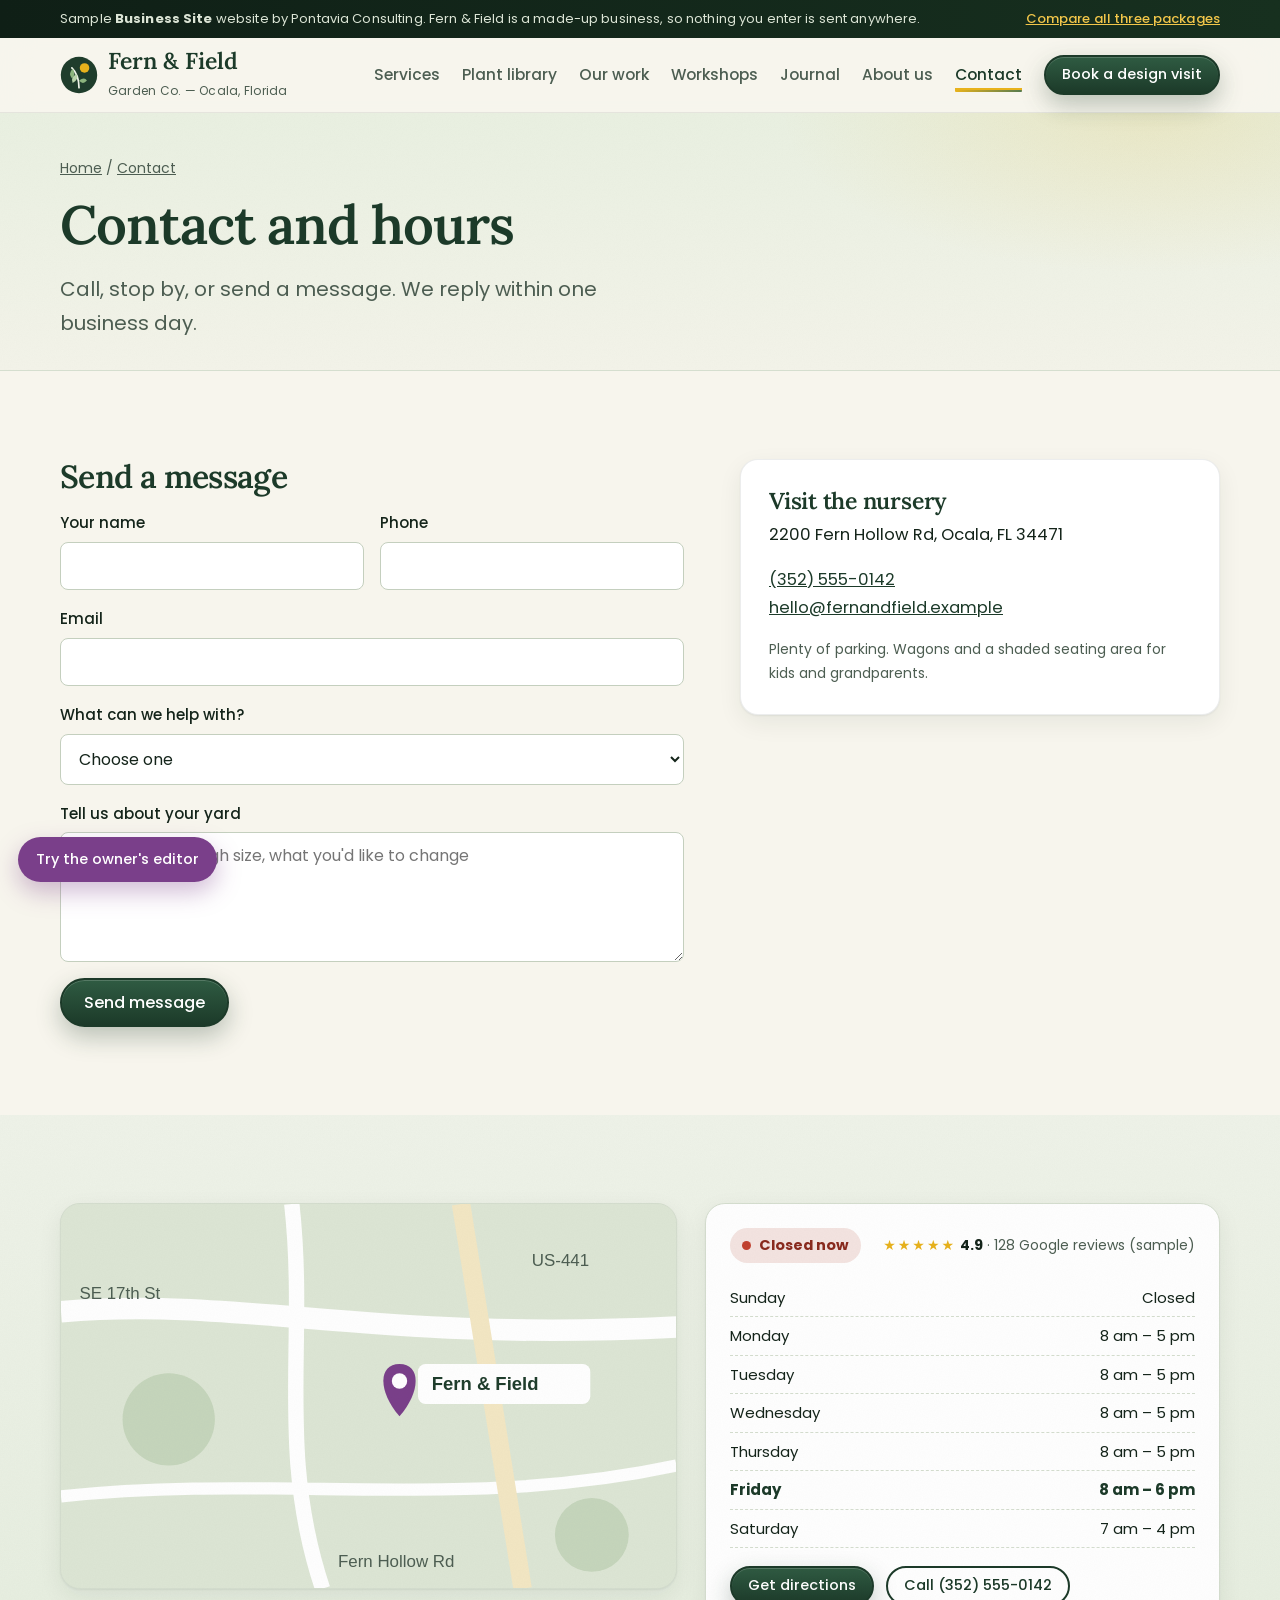
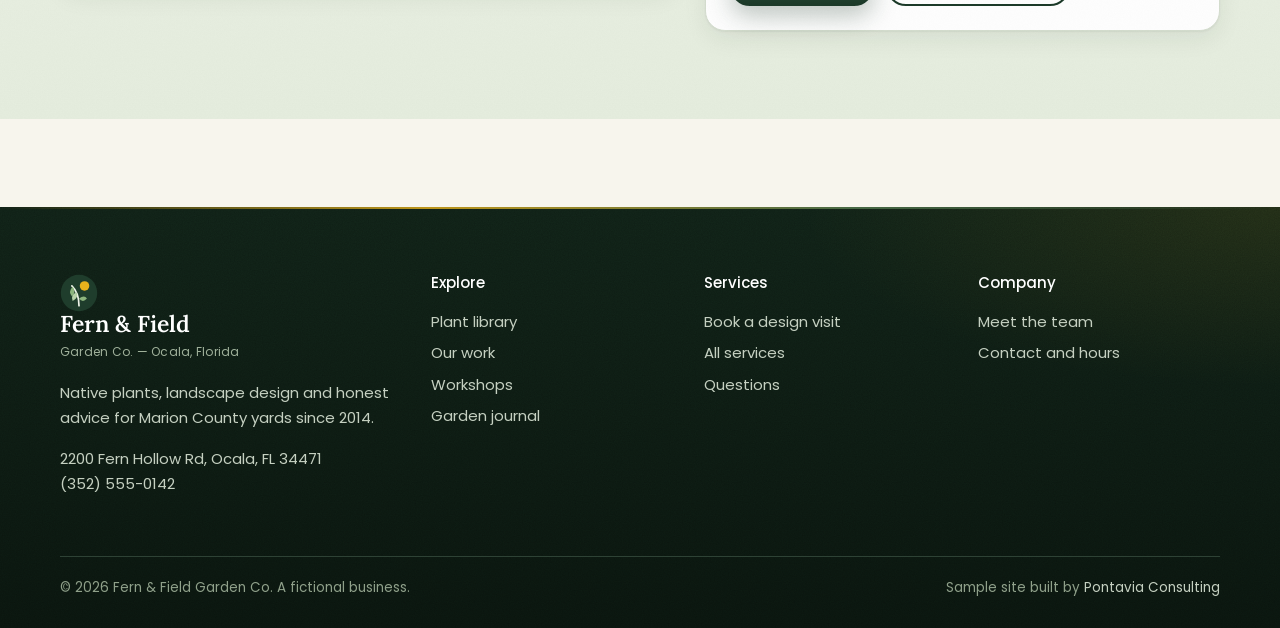
<file: contact.html>
<!doctype html>
<html lang="en">
<head>
<meta charset="utf-8">
<meta name="viewport" content="width=device-width, initial-scale=1">
<title>Contact &amp; Hours | Fern &amp; Field Garden Co., Ocala FL</title>
<meta name="description" content="Contact Fern &amp; Field Garden Co. in Ocala, FL. Hours, directions and a message form.">
<link rel="canonical" href="https://pontavia-consulting.github.io/Pontavia-Sample-Better/contact.html">
<meta property="og:type" content="website">
<meta property="og:title" content="Contact &amp; Hours | Fern &amp; Field Garden Co., Ocala FL">
<meta property="og:description" content="Contact Fern &amp; Field Garden Co. in Ocala, FL. Hours, directions and a message form.">
<meta property="og:url" content="https://pontavia-consulting.github.io/Pontavia-Sample-Better/contact.html">
<meta name="theme-color" content="#1F3D2C">
<link rel="icon" href="assets/favicon.svg" type="image/svg+xml">
<link rel="preload" href="assets/fonts/lora.woff" as="font" type="font/woff" crossorigin>
<link rel="stylesheet" href="assets/style.css">
<link rel="stylesheet" href="assets/polish.css">
</head>
<body><div class="demo-bar"><div class="wrap"><span>Sample <b>Business Site</b> website by Pontavia Consulting. Fern &amp; Field is a made-up business, so nothing you enter is sent anywhere.</span><a href="https://pontavia-consulting.github.io/Pontavia-Samples/">Compare all three packages</a></div></div><header class="site-head"><div class="wrap">
<a class="logo" href="index.html"><svg viewBox="0 0 48 48" aria-hidden="true"><circle cx="24" cy="24" r="23" fill="#1F3D2C"/><circle cx="31" cy="15" r="6" fill="#E8B21C"/><path d="M24 40 C24 30 22 22 15 15" stroke="#EEF3E8" stroke-width="2.2" fill="none" stroke-linecap="round"/><path d="M16 16 Q 10 22 15 28 Q 21 23 16 16Z" fill="#8DB57E"/><path d="M21 23 Q 13 26 16 34 Q 24 30 21 23Z" fill="#B9D3AA"/><path d="M24 31 Q 31 26 34 31 Q 29 37 24 31Z" fill="#8DB57E"/></svg><span><b>Fern &amp; Field</b><small>Garden Co. — Ocala, Florida</small></span></a>
<nav class="nav" id="nav" aria-label="Main"><a href="services.html">Services</a><a href="plants.html">Plant library</a><a href="gallery.html">Our work</a><a href="workshops.html">Workshops</a><a href="journal.html">Journal</a><a href="team.html">About us</a><a href="contact.html" aria-current="page">Contact</a><a class="btn small" href="design.html">Book a design visit</a></nav>

<button class="menu-btn" aria-expanded="false" aria-controls="nav" aria-label="Menu"><span></span><span></span><span></span></button>
</div></header><main id="main"><section class="page-hero"><div class="wrap"><div class="crumbs"><a href="index.html">Home</a> / <a href="contact.html">Contact</a></div><h1>Contact and hours</h1><p class="lede">Call, stop by, or send a message. We reply within one business day.</p></div></section>
<section class="section"><div class="wrap">
  <div class="grid" style="grid-template-columns:1.3fr 1fr;gap:56px" id="contact-grid">
    <div><h2 style="font-size:32px">Send a message</h2><form class="demo-form" novalidate data-success="Thanks, {name}. We got your message and will reply within one business day.">
<div class="row2"><div class="field"><label for="f-name">Your name</label><input id="f-name" name="name" autocomplete="name" required></div>
<div class="field"><label for="f-phone">Phone</label><input id="f-phone" name="phone" type="tel" autocomplete="tel"></div></div>
<div class="field"><label for="f-email">Email</label><input id="f-email" name="email" type="email" autocomplete="email" required></div>
<div class="field"><label for="f-svc">What can we help with?</label><select id="f-svc" name="service"><option value="">Choose one</option><option>Landscape design consultation</option><option>Native garden installation</option><option>Lawn-to-garden conversion</option><option>Seasonal color planting</option><option>Irrigation check and repair</option><option>Tree and shrub care</option><option>Something else</option></select></div>
<div class="field"><label for="f-msg">Tell us about your yard</label><textarea id="f-msg" name="message" required placeholder="Sun or shade, rough size, what you'd like to change"></textarea></div>
<button class="btn" type="submit">Send message</button>
</form></div>
    <aside class="info"><div class="card"><h3>Visit the nursery</h3><p>2200 Fern Hollow Rd, Ocala, FL 34471</p><p><a href="tel:+13525550142">(352) 555-0142</a><br><a href="mailto:hello@fernandfield.example">hello@fernandfield.example</a></p>
    <p class="small muted">Plenty of parking. Wagons and a shaded seating area for kids and grandparents.</p></div></aside>
  </div>
</div></section>
<section class="section wash"><div class="wrap"><div class="grid" style="grid-template-columns:1.2fr 1fr;gap:28px" id="gbp">
  <div class="map"><svg viewBox="0 0 400 250" role="img" aria-label="Map showing Fern &amp; Field on Fern Hollow Road, southeast Ocala">
<rect width="400" height="250" fill="#DDE6D5"/>
<path d="M0 70 C 120 60 200 90 400 80" stroke="#fff" stroke-width="14" fill="none"/>
<path d="M150 0 C 160 90 140 160 170 250" stroke="#fff" stroke-width="10" fill="none"/>
<path d="M0 190 C 140 175 260 200 400 170" stroke="#fff" stroke-width="8" fill="none"/>
<path d="M260 0 L 300 250" stroke="#F3E7C4" stroke-width="12"/>
<circle cx="70" cy="140" r="30" fill="#C6D6BC"/><circle cx="345" cy="215" r="24" fill="#C6D6BC"/>
<text x="12" y="62" font-size="11" fill="#4D5E52" font-family="sans-serif">SE 17th St</text>
<text x="306" y="40" font-size="11" fill="#4D5E52" font-family="sans-serif">US-441</text>
<text x="180" y="236" font-size="11" fill="#4D5E52" font-family="sans-serif">Fern Hollow Rd</text>
<g transform="translate(220 138)"><path d="M0 0 C -14 -16 -14 -34 0 -34 C 14 -34 14 -16 0 0Z" fill="#7A3F8A"/><circle cy="-23" r="5" fill="#fff"/></g>
<rect x="232" y="104" width="112" height="26" rx="5" fill="#fff"/><text x="241" y="121" font-size="12" font-weight="700" fill="#1F3D2C" font-family="sans-serif">Fern &amp; Field</text>
</svg></div>
  <div class="hours-card">
    <div style="display:flex;justify-content:space-between;align-items:center;gap:10px;flex-wrap:wrap">
      <span class="open-pill" data-open-pill>Open now</span>
      <span class="small"><span class="stars">★★★★★</span> <b>4.9</b> <span class="muted">· 128 Google reviews (sample)</span></span>
    </div>
    <ul class="hours-list"><li data-day="0"><span>Sunday</span><span>Closed</span></li><li data-day="1"><span>Monday</span><span>8 am – 5 pm</span></li><li data-day="2"><span>Tuesday</span><span>8 am – 5 pm</span></li><li data-day="3"><span>Wednesday</span><span>8 am – 5 pm</span></li><li data-day="4"><span>Thursday</span><span>8 am – 5 pm</span></li><li data-day="5"><span>Friday</span><span>8 am – 6 pm</span></li><li data-day="6"><span>Saturday</span><span>7 am – 4 pm</span></li></ul>
    <div class="btn-row" style="margin-top:18px"><a class="btn small" href="https://www.google.com/maps/search/?api=1&query=Ocala+FL" rel="noopener">Get directions</a><a class="btn ghost small" href="tel:+13525550142">Call (352) 555-0142</a></div>
  </div>
</div>
<style>@media (max-width:860px){#gbp{grid-template-columns:1fr !important}}</style></div></section>
<style>@media (max-width:860px){#contact-grid{grid-template-columns:1fr !important}}</style></main><footer class="site-foot"><div class="wrap">
<div class="cols">
<div><a class="logo" href="index.html"><svg viewBox="0 0 48 48" aria-hidden="true"><circle cx="24" cy="24" r="23" fill="#1F3D2C"/><circle cx="31" cy="15" r="6" fill="#E8B21C"/><path d="M24 40 C24 30 22 22 15 15" stroke="#EEF3E8" stroke-width="2.2" fill="none" stroke-linecap="round"/><path d="M16 16 Q 10 22 15 28 Q 21 23 16 16Z" fill="#8DB57E"/><path d="M21 23 Q 13 26 16 34 Q 24 30 21 23Z" fill="#B9D3AA"/><path d="M24 31 Q 31 26 34 31 Q 29 37 24 31Z" fill="#8DB57E"/></svg><span><b>Fern &amp; Field</b><small>Garden Co. — Ocala, Florida</small></span></a><p>Native plants, landscape design and honest advice for Marion County yards since 2014.</p>
<p>2200 Fern Hollow Rd, Ocala, FL 34471<br><a href="tel:+13525550142" style="display:inline">(352) 555-0142</a></p></div>
<div><h4>Explore</h4><a href="plants.html">Plant library</a><a href="gallery.html">Our work</a><a href="workshops.html">Workshops</a><a href="journal.html">Garden journal</a></div><div><h4>Services</h4><a href="design.html">Book a design visit</a><a href="services.html">All services</a><a href="faq.html">Questions</a></div><div><h4>Company</h4><a href="team.html">Meet the team</a><a href="contact.html">Contact and hours</a></div>
</div>
<div class="base"><span>© 2026 Fern &amp; Field Garden Co. A fictional business.</span><span>Sample site built by <a href="https://pontavia-consulting.github.io/Pontavia-Samples/" style="display:inline">Pontavia Consulting</a></span></div>
</div></footer><button class="edit-fab" type="button" data-edit-toggle>Try the owner's editor</button><script src="assets/art.js" defer></script>
<script src="assets/data.js" defer></script>
<script src="assets/core.js" defer></script>
<script src="assets/site.js" defer></script>
<script src="assets/polish.js" defer></script>
</body>
</html>
</file>
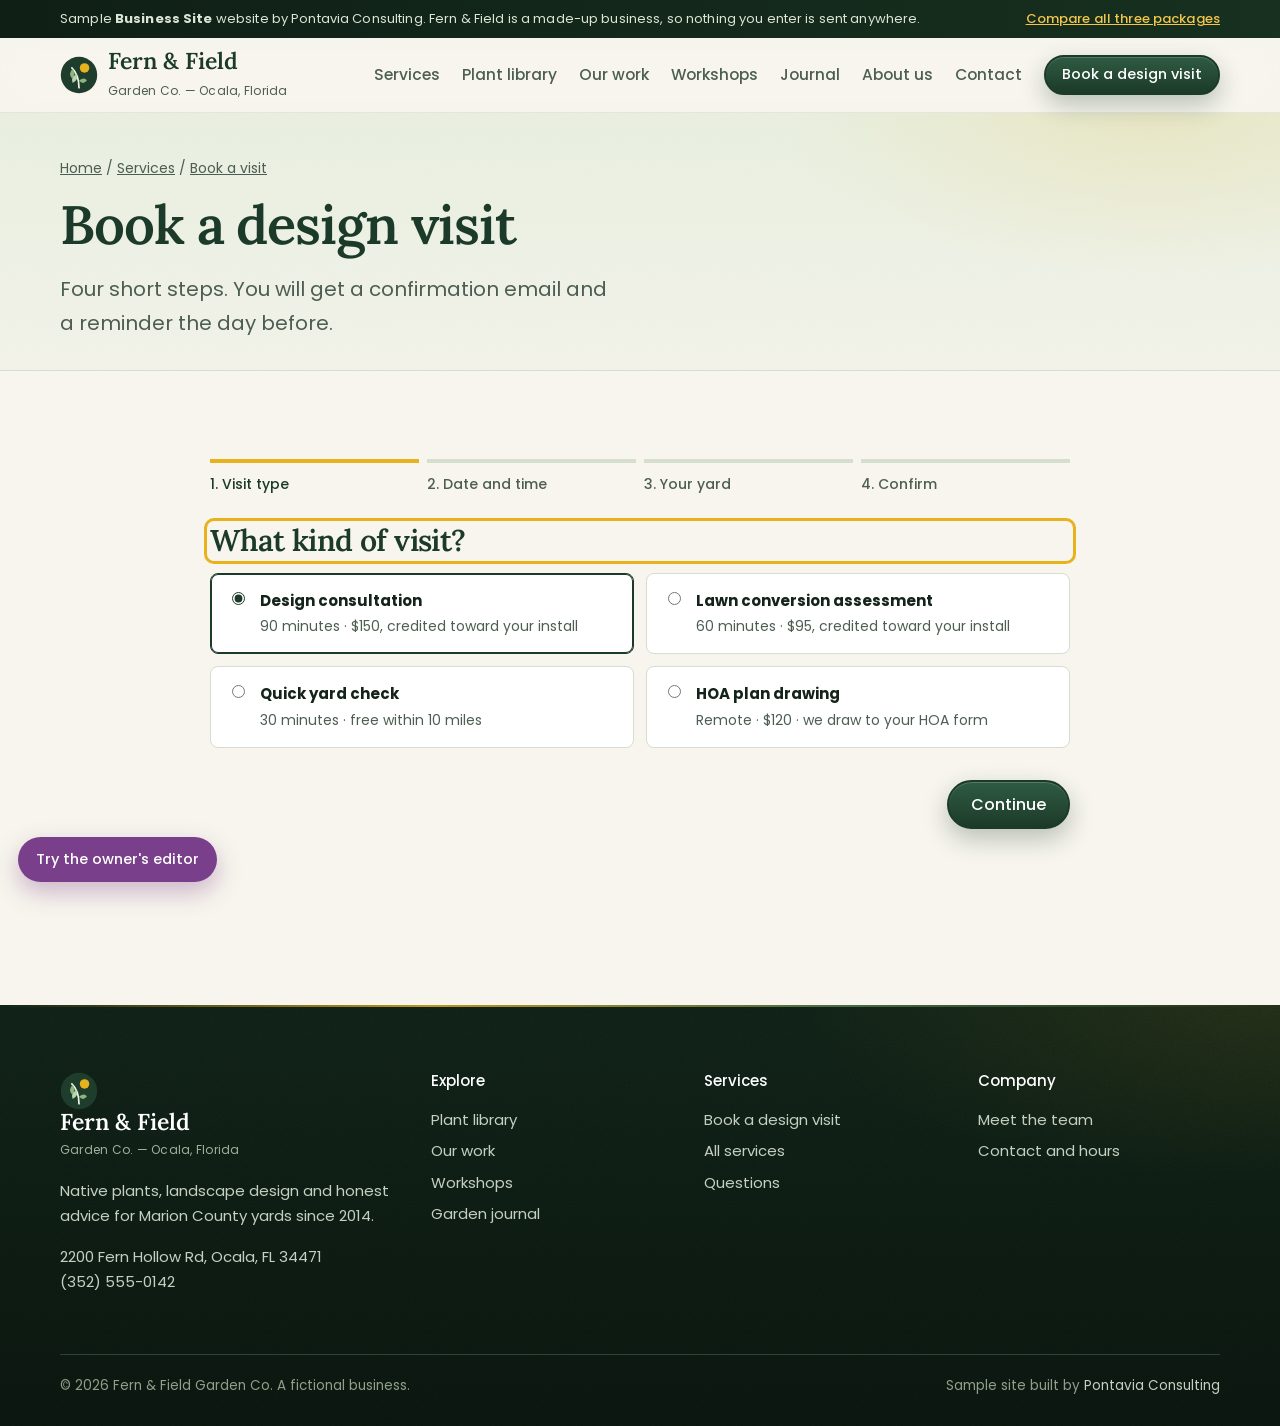
<file: design.html>
<!doctype html>
<html lang="en">
<head>
<meta charset="utf-8">
<meta name="viewport" content="width=device-width, initial-scale=1">
<title>Book a Design Visit | Fern &amp; Field Garden Co., Ocala FL</title>
<meta name="description" content="Book a landscape design consultation in Ocala, FL online. Pick a time, tell us about your yard, and get a plan.">
<link rel="canonical" href="https://pontavia-consulting.github.io/Pontavia-Sample-Better/design.html">
<meta property="og:type" content="website">
<meta property="og:title" content="Book a Design Visit | Fern &amp; Field Garden Co., Ocala FL">
<meta property="og:description" content="Book a landscape design consultation in Ocala, FL online. Pick a time, tell us about your yard, and get a plan.">
<meta property="og:url" content="https://pontavia-consulting.github.io/Pontavia-Sample-Better/design.html">
<meta name="theme-color" content="#1F3D2C">
<link rel="icon" href="assets/favicon.svg" type="image/svg+xml">
<link rel="preload" href="assets/fonts/lora.woff" as="font" type="font/woff" crossorigin>
<link rel="stylesheet" href="assets/style.css">
<link rel="stylesheet" href="assets/polish.css">
</head>
<body><div class="demo-bar"><div class="wrap"><span>Sample <b>Business Site</b> website by Pontavia Consulting. Fern &amp; Field is a made-up business, so nothing you enter is sent anywhere.</span><a href="https://pontavia-consulting.github.io/Pontavia-Samples/">Compare all three packages</a></div></div><header class="site-head"><div class="wrap">
<a class="logo" href="index.html"><svg viewBox="0 0 48 48" aria-hidden="true"><circle cx="24" cy="24" r="23" fill="#1F3D2C"/><circle cx="31" cy="15" r="6" fill="#E8B21C"/><path d="M24 40 C24 30 22 22 15 15" stroke="#EEF3E8" stroke-width="2.2" fill="none" stroke-linecap="round"/><path d="M16 16 Q 10 22 15 28 Q 21 23 16 16Z" fill="#8DB57E"/><path d="M21 23 Q 13 26 16 34 Q 24 30 21 23Z" fill="#B9D3AA"/><path d="M24 31 Q 31 26 34 31 Q 29 37 24 31Z" fill="#8DB57E"/></svg><span><b>Fern &amp; Field</b><small>Garden Co. — Ocala, Florida</small></span></a>
<nav class="nav" id="nav" aria-label="Main"><a href="services.html">Services</a><a href="plants.html">Plant library</a><a href="gallery.html">Our work</a><a href="workshops.html">Workshops</a><a href="journal.html">Journal</a><a href="team.html">About us</a><a href="contact.html">Contact</a><a class="btn small" href="design.html">Book a design visit</a></nav>

<button class="menu-btn" aria-expanded="false" aria-controls="nav" aria-label="Menu"><span></span><span></span><span></span></button>
</div></header><main id="main"><section class="page-hero"><div class="wrap"><div class="crumbs"><a href="index.html">Home</a> / <a href="services.html">Services</a> / <a href="design.html">Book a visit</a></div><h1>Book a design visit</h1><p class="lede">Four short steps. You will get a confirmation email and a reminder the day before.</p></div></section>
<section class="section"><div class="wrap" style="max-width:860px">
  <ol class="stepper" data-stepper><li class="on">Visit type</li><li>Date and time</li><li>Your yard</li><li>Confirm</li></ol>
  <form data-booking novalidate>
    <fieldset class="bk-step" data-step="0" style="border:0;padding:0;margin:0"><legend class="sr">Visit type</legend>
      <h2 style="font-size:30px">What kind of visit?</h2><div class="choice-grid"><label class="choice"><input type="radio" name="visit" value="consult" data-label="Design consultation" checked><span><b>Design consultation</b><span class="small muted">90 minutes · $150, credited toward your install</span></span></label><label class="choice"><input type="radio" name="visit" value="lawn" data-label="Lawn conversion assessment"><span><b>Lawn conversion assessment</b><span class="small muted">60 minutes · $95, credited toward your install</span></span></label><label class="choice"><input type="radio" name="visit" value="check" data-label="Quick yard check"><span><b>Quick yard check</b><span class="small muted">30 minutes · free within 10 miles</span></span></label><label class="choice"><input type="radio" name="visit" value="hoa" data-label="HOA plan drawing"><span><b>HOA plan drawing</b><span class="small muted">Remote · $120 · we draw to your HOA form</span></span></label></div></fieldset>

    <fieldset class="bk-step" data-step="1" hidden style="border:0;padding:0;margin:0"><legend class="sr">Date and time</legend>
      <h2 style="font-size:30px">Pick a day</h2><div class="slot-grid" data-days></div>
      <h3 style="margin-top:28px">Available times</h3><div class="slot-grid" data-times><p class="muted">Choose a day first.</p></div>
      <p class="err" data-slot-err hidden>Pick a day and a time to continue.</p></fieldset>

    <fieldset class="bk-step" data-step="2" hidden style="border:0;padding:0;margin:0"><legend class="sr">Your yard</legend>
      <h2 style="font-size:30px">Tell us about your yard</h2>
      <div class="field"><label for="b-addr">Street address</label><input id="b-addr" name="address" required autocomplete="street-address" placeholder="Where should we meet you?"></div>
      <div class="row2"><div class="field"><label for="b-size">Yard size</label><select id="b-size" name="size"><option>Under ¼ acre</option><option>¼ to ½ acre</option><option>½ to 1 acre</option><option>Over 1 acre</option></select></div>
      <div class="field"><label for="b-sun">Mostly</label><select id="b-sun" name="sun"><option>Full sun</option><option>Part shade</option><option>Shade under oaks</option><option>Not sure</option></select></div></div>
      <label style="display:block;margin:6px 0 10px">What matters most? <span class="muted small">(pick any)</span></label><div class="choice-grid"><label class="choice"><input type="checkbox" name="goals" value="Use less water"><span>Use less water</span></label><label class="choice"><input type="checkbox" name="goals" value="Attract butterflies and birds"><span>Attract butterflies and birds</span></label><label class="choice"><input type="checkbox" name="goals" value="More privacy"><span>More privacy</span></label><label class="choice"><input type="checkbox" name="goals" value="Less mowing"><span>Less mowing</span></label><label class="choice"><input type="checkbox" name="goals" value="Curb appeal for a sale"><span>Curb appeal for a sale</span></label><label class="choice"><input type="checkbox" name="goals" value="Shade"><span>Shade</span></label></div>
      <div class="field" style="margin-top:18px"><label for="b-photo">Photos of the yard <span class="muted small">(optional)</span></label><label class="upload" for="b-photo" style="font-weight:400;cursor:pointer"><span data-upload-text>Drop photos here or tap to choose. Up to 6.</span></label><input id="b-photo" type="file" accept="image/*" multiple class="sr"></div></fieldset>

    <fieldset class="bk-step" data-step="3" hidden style="border:0;padding:0;margin:0"><legend class="sr">Confirm</legend>
      <h2 style="font-size:30px">Almost done</h2>
      <div class="grid g2" style="gap:28px;align-items:start" id="bk-confirm">
        <div><div class="field"><label for="b-name">Your name</label><input id="b-name" name="name" required autocomplete="name"></div>
        <div class="field"><label for="b-email">Email</label><input id="b-email" name="email" type="email" required autocomplete="email"></div>
        <div class="field"><label for="b-phone">Mobile for a text reminder</label><input id="b-phone" name="phone" type="tel" autocomplete="tel"></div></div>
        <div class="summary-box"><h3 style="font-size:20px">Your visit</h3><dl data-summary></dl></div>
      </div></fieldset>

    <div class="btn-row" style="justify-content:space-between;margin-top:32px"><button class="btn ghost" type="button" data-back hidden>Back</button><span></span><button class="btn" type="button" data-next>Continue</button></div>
  </form>
  <div data-booked hidden class="success" tabindex="-1"><h3>You're booked</h3><p data-booked-text></p><p class="small muted">This is a demo site, so no booking was made and no email was sent.</p><button class="btn small" type="button" data-ics>Add to my calendar</button></div>
</div></section>
<style>@media (max-width:620px){#bk-confirm{grid-template-columns:1fr !important}}</style></main><footer class="site-foot"><div class="wrap">
<div class="cols">
<div><a class="logo" href="index.html"><svg viewBox="0 0 48 48" aria-hidden="true"><circle cx="24" cy="24" r="23" fill="#1F3D2C"/><circle cx="31" cy="15" r="6" fill="#E8B21C"/><path d="M24 40 C24 30 22 22 15 15" stroke="#EEF3E8" stroke-width="2.2" fill="none" stroke-linecap="round"/><path d="M16 16 Q 10 22 15 28 Q 21 23 16 16Z" fill="#8DB57E"/><path d="M21 23 Q 13 26 16 34 Q 24 30 21 23Z" fill="#B9D3AA"/><path d="M24 31 Q 31 26 34 31 Q 29 37 24 31Z" fill="#8DB57E"/></svg><span><b>Fern &amp; Field</b><small>Garden Co. — Ocala, Florida</small></span></a><p>Native plants, landscape design and honest advice for Marion County yards since 2014.</p>
<p>2200 Fern Hollow Rd, Ocala, FL 34471<br><a href="tel:+13525550142" style="display:inline">(352) 555-0142</a></p></div>
<div><h4>Explore</h4><a href="plants.html">Plant library</a><a href="gallery.html">Our work</a><a href="workshops.html">Workshops</a><a href="journal.html">Garden journal</a></div><div><h4>Services</h4><a href="design.html">Book a design visit</a><a href="services.html">All services</a><a href="faq.html">Questions</a></div><div><h4>Company</h4><a href="team.html">Meet the team</a><a href="contact.html">Contact and hours</a></div>
</div>
<div class="base"><span>© 2026 Fern &amp; Field Garden Co. A fictional business.</span><span>Sample site built by <a href="https://pontavia-consulting.github.io/Pontavia-Samples/" style="display:inline">Pontavia Consulting</a></span></div>
</div></footer><button class="edit-fab" type="button" data-edit-toggle>Try the owner's editor</button><script src="assets/art.js" defer></script>
<script src="assets/data.js" defer></script>
<script src="assets/core.js" defer></script>
<script src="assets/site.js" defer></script>
<script src="assets/polish.js" defer></script>
</body>
</html>
</file>
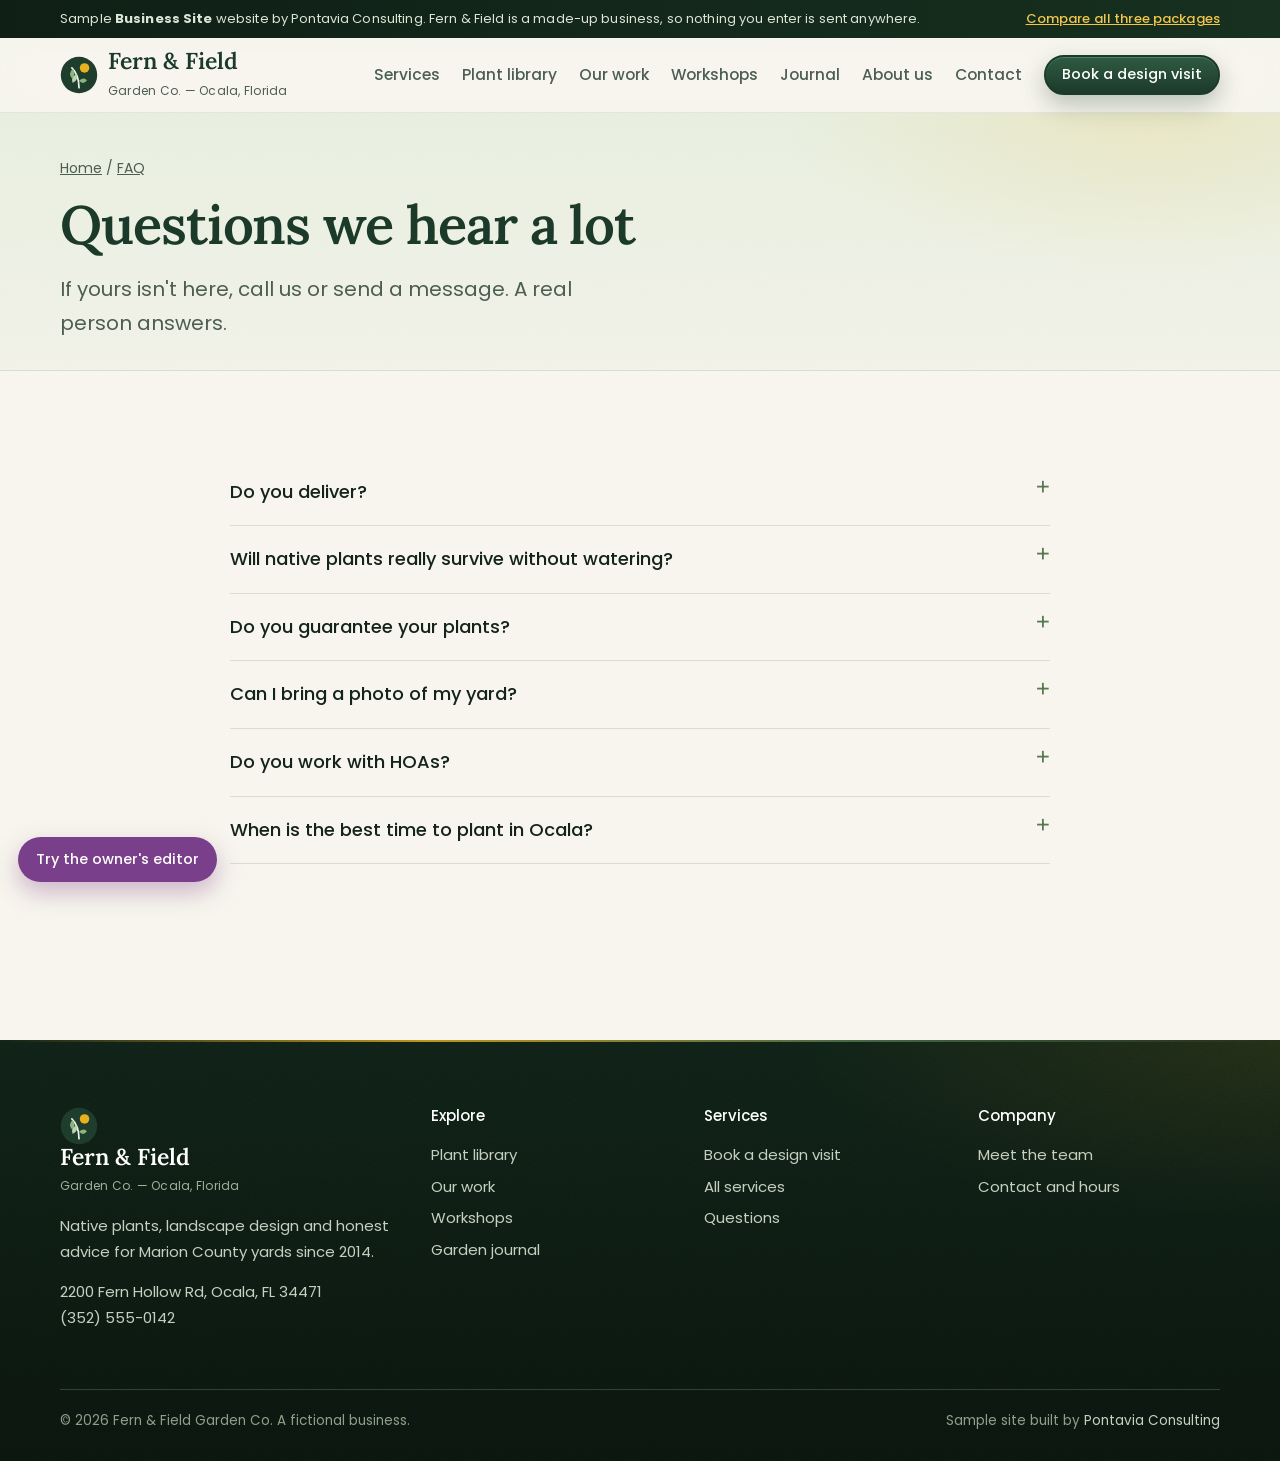
<file: faq.html>
<!doctype html>
<html lang="en">
<head>
<meta charset="utf-8">
<meta name="viewport" content="width=device-width, initial-scale=1">
<title>Frequently Asked Questions | Fern &amp; Field Garden Co., Ocala FL</title>
<meta name="description" content="Answers about delivery, plant guarantees, HOAs and when to plant in Ocala, FL.">
<link rel="canonical" href="https://pontavia-consulting.github.io/Pontavia-Sample-Better/faq.html">
<meta property="og:type" content="website">
<meta property="og:title" content="Frequently Asked Questions | Fern &amp; Field Garden Co., Ocala FL">
<meta property="og:description" content="Answers about delivery, plant guarantees, HOAs and when to plant in Ocala, FL.">
<meta property="og:url" content="https://pontavia-consulting.github.io/Pontavia-Sample-Better/faq.html">
<meta name="theme-color" content="#1F3D2C">
<link rel="icon" href="assets/favicon.svg" type="image/svg+xml">
<link rel="preload" href="assets/fonts/lora.woff" as="font" type="font/woff" crossorigin>
<link rel="stylesheet" href="assets/style.css">
<link rel="stylesheet" href="assets/polish.css">
</head>
<body><div class="demo-bar"><div class="wrap"><span>Sample <b>Business Site</b> website by Pontavia Consulting. Fern &amp; Field is a made-up business, so nothing you enter is sent anywhere.</span><a href="https://pontavia-consulting.github.io/Pontavia-Samples/">Compare all three packages</a></div></div><header class="site-head"><div class="wrap">
<a class="logo" href="index.html"><svg viewBox="0 0 48 48" aria-hidden="true"><circle cx="24" cy="24" r="23" fill="#1F3D2C"/><circle cx="31" cy="15" r="6" fill="#E8B21C"/><path d="M24 40 C24 30 22 22 15 15" stroke="#EEF3E8" stroke-width="2.2" fill="none" stroke-linecap="round"/><path d="M16 16 Q 10 22 15 28 Q 21 23 16 16Z" fill="#8DB57E"/><path d="M21 23 Q 13 26 16 34 Q 24 30 21 23Z" fill="#B9D3AA"/><path d="M24 31 Q 31 26 34 31 Q 29 37 24 31Z" fill="#8DB57E"/></svg><span><b>Fern &amp; Field</b><small>Garden Co. — Ocala, Florida</small></span></a>
<nav class="nav" id="nav" aria-label="Main"><a href="services.html">Services</a><a href="plants.html">Plant library</a><a href="gallery.html">Our work</a><a href="workshops.html">Workshops</a><a href="journal.html">Journal</a><a href="team.html">About us</a><a href="contact.html">Contact</a><a class="btn small" href="design.html">Book a design visit</a></nav>

<button class="menu-btn" aria-expanded="false" aria-controls="nav" aria-label="Menu"><span></span><span></span><span></span></button>
</div></header><main id="main"><section class="page-hero"><div class="wrap"><div class="crumbs"><a href="index.html">Home</a> / <a href="faq.html">FAQ</a></div><h1>Questions we hear a lot</h1><p class="lede">If yours isn't here, call us or send a message. A real person answers.</p></div></section>
<section class="section"><div class="wrap" style="max-width:820px"><details><summary>Do you deliver?</summary><p>Yes, anywhere in Marion County. Delivery is free on orders over $150 within 15 miles of the nursery.</p></details><details><summary>Will native plants really survive without watering?</summary><p>After their first summer, most will. We water them in at planting and give you a simple schedule for the first 12 weeks.</p></details><details><summary>Do you guarantee your plants?</summary><p>Every plant we install is guaranteed for one year. Plants bought at the nursery are guaranteed for 30 days.</p></details><details><summary>Can I bring a photo of my yard?</summary><p>Please do. Photos of each side of the house, plus a rough idea of where the sun hits, make a quick visit much more useful.</p></details><details><summary>Do you work with HOAs?</summary><p>All the time. We can draw your plan to match your HOA&#x27;s approval form and plant list.</p></details><details><summary>When is the best time to plant in Ocala?</summary><p>October through March for trees and shrubs. Most perennials can go in any time if you water them through the first few weeks.</p></details></div></section></main><footer class="site-foot"><div class="wrap">
<div class="cols">
<div><a class="logo" href="index.html"><svg viewBox="0 0 48 48" aria-hidden="true"><circle cx="24" cy="24" r="23" fill="#1F3D2C"/><circle cx="31" cy="15" r="6" fill="#E8B21C"/><path d="M24 40 C24 30 22 22 15 15" stroke="#EEF3E8" stroke-width="2.2" fill="none" stroke-linecap="round"/><path d="M16 16 Q 10 22 15 28 Q 21 23 16 16Z" fill="#8DB57E"/><path d="M21 23 Q 13 26 16 34 Q 24 30 21 23Z" fill="#B9D3AA"/><path d="M24 31 Q 31 26 34 31 Q 29 37 24 31Z" fill="#8DB57E"/></svg><span><b>Fern &amp; Field</b><small>Garden Co. — Ocala, Florida</small></span></a><p>Native plants, landscape design and honest advice for Marion County yards since 2014.</p>
<p>2200 Fern Hollow Rd, Ocala, FL 34471<br><a href="tel:+13525550142" style="display:inline">(352) 555-0142</a></p></div>
<div><h4>Explore</h4><a href="plants.html">Plant library</a><a href="gallery.html">Our work</a><a href="workshops.html">Workshops</a><a href="journal.html">Garden journal</a></div><div><h4>Services</h4><a href="design.html">Book a design visit</a><a href="services.html">All services</a><a href="faq.html">Questions</a></div><div><h4>Company</h4><a href="team.html">Meet the team</a><a href="contact.html">Contact and hours</a></div>
</div>
<div class="base"><span>© 2026 Fern &amp; Field Garden Co. A fictional business.</span><span>Sample site built by <a href="https://pontavia-consulting.github.io/Pontavia-Samples/" style="display:inline">Pontavia Consulting</a></span></div>
</div></footer><button class="edit-fab" type="button" data-edit-toggle>Try the owner's editor</button><script src="assets/art.js" defer></script>
<script src="assets/data.js" defer></script>
<script src="assets/core.js" defer></script>
<script src="assets/site.js" defer></script>
<script src="assets/polish.js" defer></script>
</body>
</html>
</file>
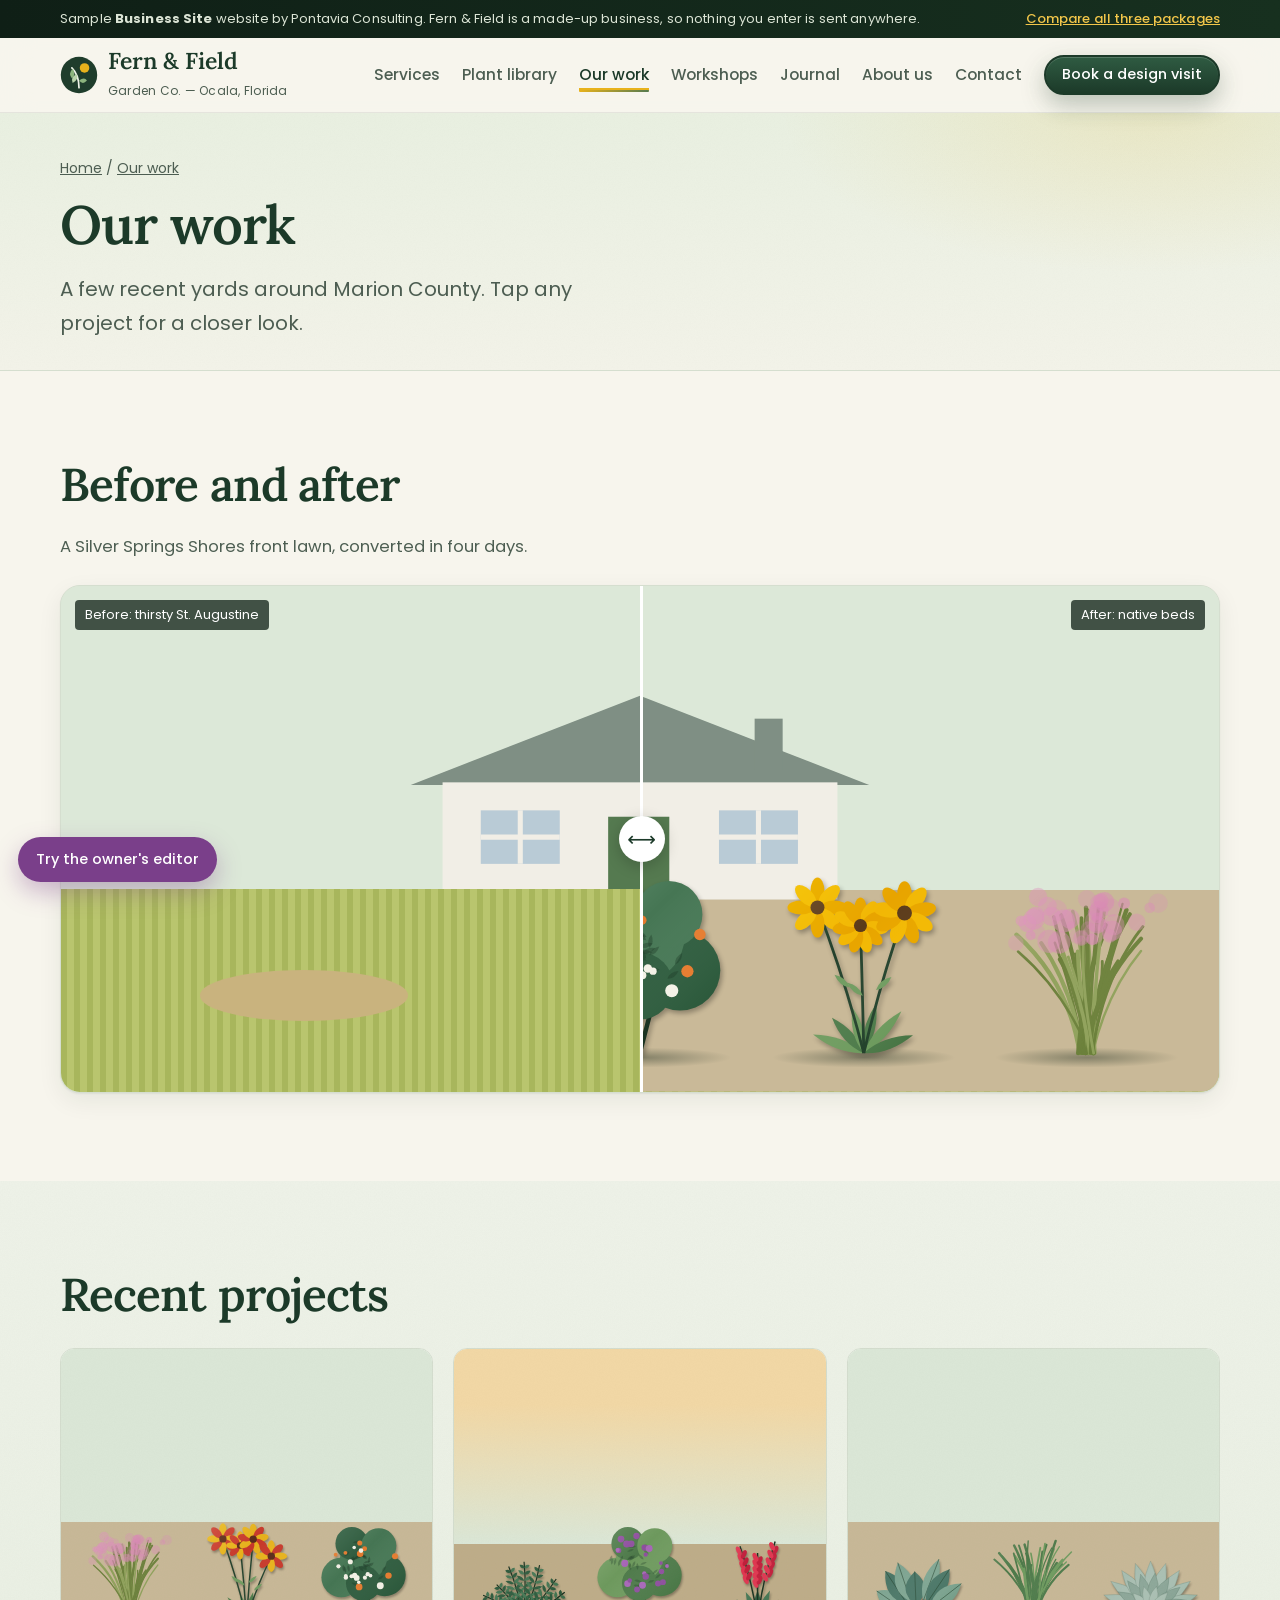
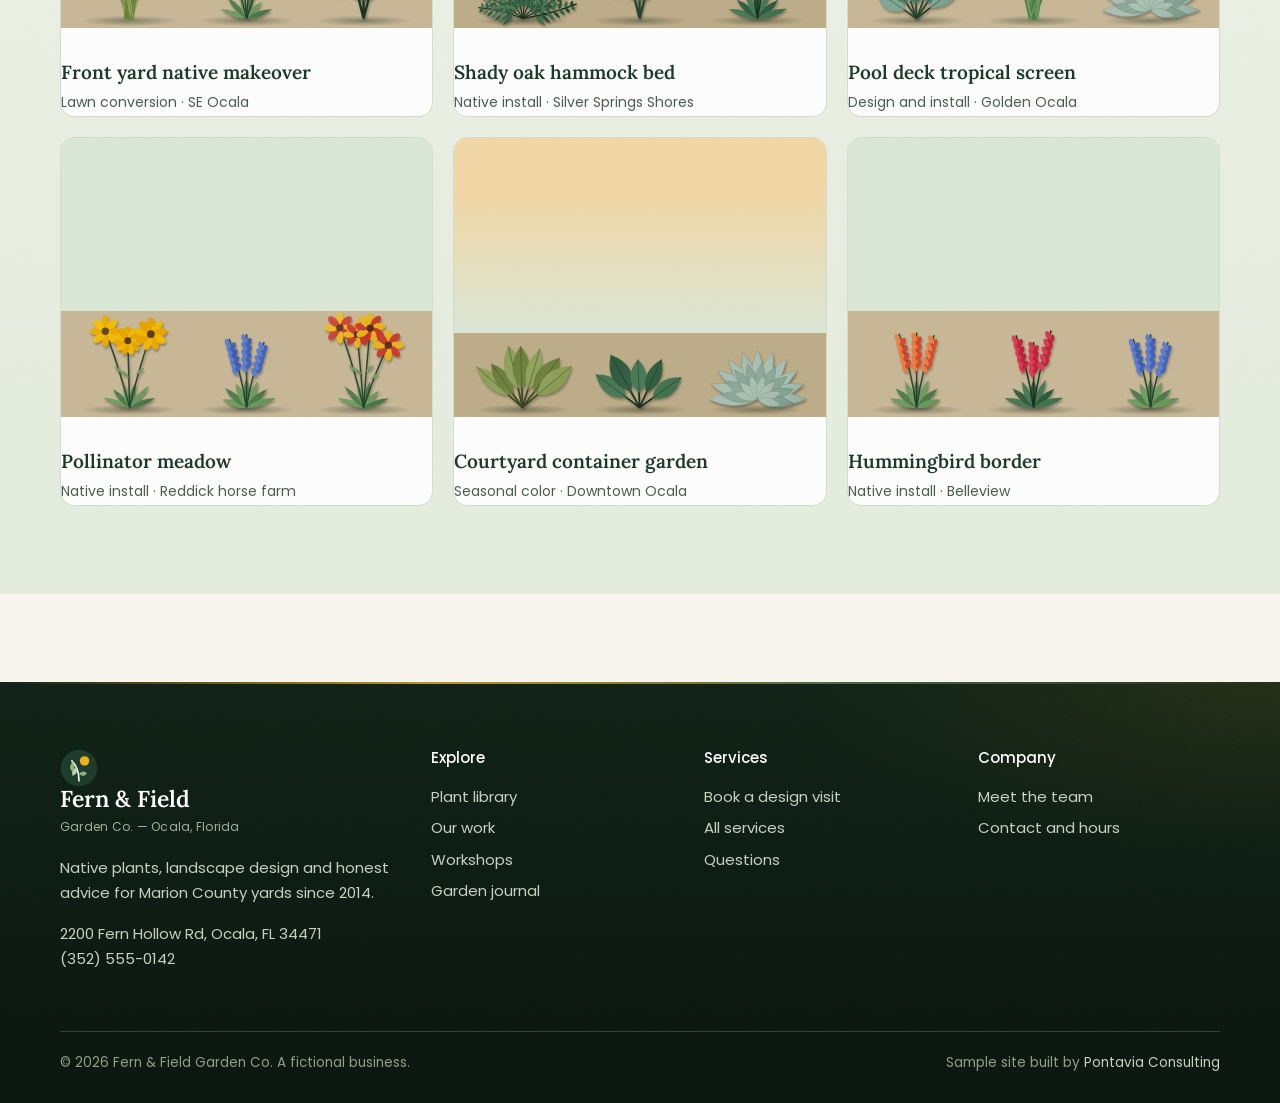
<file: gallery.html>
<!doctype html>
<html lang="en">
<head>
<meta charset="utf-8">
<meta name="viewport" content="width=device-width, initial-scale=1">
<title>Our Work | Fern &amp; Field Garden Co., Ocala FL</title>
<meta name="description" content="Recent native garden installs, lawn conversions and design projects in Ocala and Marion County, FL.">
<link rel="canonical" href="https://pontavia-consulting.github.io/Pontavia-Sample-Better/gallery.html">
<meta property="og:type" content="website">
<meta property="og:title" content="Our Work | Fern &amp; Field Garden Co., Ocala FL">
<meta property="og:description" content="Recent native garden installs, lawn conversions and design projects in Ocala and Marion County, FL.">
<meta property="og:url" content="https://pontavia-consulting.github.io/Pontavia-Sample-Better/gallery.html">
<meta name="theme-color" content="#1F3D2C">
<link rel="icon" href="assets/favicon.svg" type="image/svg+xml">
<link rel="preload" href="assets/fonts/lora.woff" as="font" type="font/woff" crossorigin>
<link rel="stylesheet" href="assets/style.css">
<link rel="stylesheet" href="assets/polish.css">
</head>
<body><div class="demo-bar"><div class="wrap"><span>Sample <b>Business Site</b> website by Pontavia Consulting. Fern &amp; Field is a made-up business, so nothing you enter is sent anywhere.</span><a href="https://pontavia-consulting.github.io/Pontavia-Samples/">Compare all three packages</a></div></div><header class="site-head"><div class="wrap">
<a class="logo" href="index.html"><svg viewBox="0 0 48 48" aria-hidden="true"><circle cx="24" cy="24" r="23" fill="#1F3D2C"/><circle cx="31" cy="15" r="6" fill="#E8B21C"/><path d="M24 40 C24 30 22 22 15 15" stroke="#EEF3E8" stroke-width="2.2" fill="none" stroke-linecap="round"/><path d="M16 16 Q 10 22 15 28 Q 21 23 16 16Z" fill="#8DB57E"/><path d="M21 23 Q 13 26 16 34 Q 24 30 21 23Z" fill="#B9D3AA"/><path d="M24 31 Q 31 26 34 31 Q 29 37 24 31Z" fill="#8DB57E"/></svg><span><b>Fern &amp; Field</b><small>Garden Co. — Ocala, Florida</small></span></a>
<nav class="nav" id="nav" aria-label="Main"><a href="services.html">Services</a><a href="plants.html">Plant library</a><a href="gallery.html" aria-current="page">Our work</a><a href="workshops.html">Workshops</a><a href="journal.html">Journal</a><a href="team.html">About us</a><a href="contact.html">Contact</a><a class="btn small" href="design.html">Book a design visit</a></nav>

<button class="menu-btn" aria-expanded="false" aria-controls="nav" aria-label="Menu"><span></span><span></span><span></span></button>
</div></header><main id="main"><section class="page-hero"><div class="wrap"><div class="crumbs"><a href="index.html">Home</a> / <a href="gallery.html">Our work</a></div><h1>Our work</h1><p class="lede">A few recent yards around Marion County. Tap any project for a closer look.</p></div></section>
<section class="section"><div class="wrap">
  <h2>Before and after</h2><p class="muted" style="margin-bottom:24px">A Silver Springs Shores front lawn, converted in four days.</p>
  <div class="ba" data-ba>
  <div class="layer before"><svg class="house" viewBox="0 0 400 170" aria-hidden="true"><path d="M20 80 L200 10 L380 80Z" fill="#7F8F84"/><rect x="45" y="78" width="310" height="92" fill="#F1EEE6"/><rect x="175" y="105" width="48" height="65" fill="#557A50"/><rect x="75" y="100" width="62" height="42" fill="#B9CBD6"/><rect x="262" y="100" width="62" height="42" fill="#B9CBD6"/><path d="M106 100v42M75 121h62M293 100v42M262 121h62" stroke="#F1EEE6" stroke-width="4"/><rect x="290" y="28" width="22" height="40" fill="#7F8F84"/></svg><div class="turf"></div><div class="patch" style="left:12%"></div><div class="patch" style="left:58%;width:24%"></div></div>
  <div class="layer after"><svg class="house" viewBox="0 0 400 170" aria-hidden="true"><path d="M20 80 L200 10 L380 80Z" fill="#7F8F84"/><rect x="45" y="78" width="310" height="92" fill="#F1EEE6"/><rect x="175" y="105" width="48" height="65" fill="#557A50"/><rect x="75" y="100" width="62" height="42" fill="#B9CBD6"/><rect x="262" y="100" width="62" height="42" fill="#B9CBD6"/><path d="M106 100v42M75 121h62M293 100v42M262 121h62" stroke="#F1EEE6" stroke-width="4"/><rect x="290" y="28" width="22" height="40" fill="#7F8F84"/></svg><div class="scene"><div class="art" data-plant='{&quot;type&quot;: &quot;grass&quot;, &quot;seed&quot;: 21, &quot;leaf&quot;: &quot;olive&quot;, &quot;colors&quot;: {&quot;bloom&quot;: &quot;#D98AB5&quot;}, &quot;pot&quot;: false, &quot;label&quot;: &quot;Illustration of Pink muhly grass&quot;}'></div><div class="art" data-plant='{&quot;type&quot;: &quot;flower&quot;, &quot;seed&quot;: 5, &quot;colors&quot;: {&quot;bloom&quot;: &quot;#C8382A&quot;, &quot;bloom2&quot;: &quot;#E8B21C&quot;, &quot;eye&quot;: &quot;#5A2A1A&quot;}, &quot;pot&quot;: false, &quot;label&quot;: &quot;Illustration of Blanket flower&quot;}'></div><div class="art" data-plant='{&quot;type&quot;: &quot;shrub&quot;, &quot;seed&quot;: 27, &quot;leaf&quot;: &quot;deep&quot;, &quot;colors&quot;: {&quot;bloom&quot;: &quot;#F4F1E6&quot;, &quot;bloom2&quot;: &quot;#E57A2E&quot;}, &quot;pot&quot;: false, &quot;label&quot;: &quot;Illustration of Simpson&#x27;s stopper&quot;}'></div><div class="art" data-plant='{&quot;type&quot;: &quot;flower&quot;, &quot;seed&quot;: 2, &quot;colors&quot;: {&quot;bloom&quot;: &quot;#F2B705&quot;, &quot;bloom2&quot;: &quot;#E8A400&quot;}, &quot;pot&quot;: false, &quot;label&quot;: &quot;Illustration of Leavenworth&#x27;s tickseed&quot;}'></div><div class="art" data-plant='{&quot;type&quot;: &quot;grass&quot;, &quot;seed&quot;: 21, &quot;leaf&quot;: &quot;olive&quot;, &quot;colors&quot;: {&quot;bloom&quot;: &quot;#D98AB5&quot;}, &quot;pot&quot;: false, &quot;label&quot;: &quot;Illustration of Pink muhly grass&quot;}'></div></div></div>
  <div class="handle"></div>
  <span class="label" style="left:14px">Before: thirsty St. Augustine</span><span class="label" style="right:14px">After: native beds</span>
  <input type="range" min="0" max="100" value="50" aria-label="Drag to compare before and after">
</div>
</div></section>
<section class="section wash"><div class="wrap"><h2 style="margin-bottom:28px">Recent projects</h2><div class="gallery"><button class="shot" type="button" data-shot="0"><span class="sr">Open larger view of </span><div class="scene"><div class="art" data-plant='{&quot;type&quot;: &quot;grass&quot;, &quot;seed&quot;: 21, &quot;leaf&quot;: &quot;olive&quot;, &quot;colors&quot;: {&quot;bloom&quot;: &quot;#D98AB5&quot;}, &quot;pot&quot;: false, &quot;label&quot;: &quot;Illustration of Pink muhly grass&quot;}'></div><div class="art" data-plant='{&quot;type&quot;: &quot;flower&quot;, &quot;seed&quot;: 5, &quot;colors&quot;: {&quot;bloom&quot;: &quot;#C8382A&quot;, &quot;bloom2&quot;: &quot;#E8B21C&quot;, &quot;eye&quot;: &quot;#5A2A1A&quot;}, &quot;pot&quot;: false, &quot;label&quot;: &quot;Illustration of Blanket flower&quot;}'></div><div class="art" data-plant='{&quot;type&quot;: &quot;shrub&quot;, &quot;seed&quot;: 27, &quot;leaf&quot;: &quot;deep&quot;, &quot;colors&quot;: {&quot;bloom&quot;: &quot;#F4F1E6&quot;, &quot;bloom2&quot;: &quot;#E57A2E&quot;}, &quot;pot&quot;: false, &quot;label&quot;: &quot;Illustration of Simpson&#x27;s stopper&quot;}'></div></div><span class="cap"><b>Front yard native makeover</b><span>Lawn conversion · SE Ocala</span></span></button><button class="shot" type="button" data-shot="1"><span class="sr">Open larger view of </span><div class="scene dusk"><div class="art" data-plant='{&quot;type&quot;: &quot;frond&quot;, &quot;seed&quot;: 4, &quot;leaf&quot;: &quot;deep&quot;, &quot;pot&quot;: false, &quot;label&quot;: &quot;Illustration of Coontie&quot;}'></div><div class="art" data-plant='{&quot;type&quot;: &quot;shrub&quot;, &quot;seed&quot;: 9, &quot;colors&quot;: {&quot;bloom&quot;: &quot;#8E4F9E&quot;, &quot;bloom2&quot;: &quot;#A866B8&quot;}, &quot;pot&quot;: false, &quot;label&quot;: &quot;Illustration of American beautyberry&quot;}'></div><div class="art" data-plant='{&quot;type&quot;: &quot;spike&quot;, &quot;seed&quot;: 41, &quot;leaf&quot;: &quot;deep&quot;, &quot;colors&quot;: {&quot;bloom&quot;: &quot;#C21F3A&quot;, &quot;bloom2&quot;: &quot;#E0354F&quot;}, &quot;pot&quot;: false, &quot;label&quot;: &quot;Illustration of Firespike&quot;}'></div></div><span class="cap"><b>Shady oak hammock bed</b><span>Native install · Silver Springs Shores</span></span></button><button class="shot" type="button" data-shot="2"><span class="sr">Open larger view of </span><div class="scene"><div class="art" data-plant='{&quot;type&quot;: &quot;broad&quot;, &quot;seed&quot;: 44, &quot;leaf&quot;: &quot;blue&quot;, &quot;pot&quot;: false, &quot;label&quot;: &quot;Illustration of White bird of paradise&quot;}'></div><div class="art" data-plant='{&quot;type&quot;: &quot;grass&quot;, &quot;seed&quot;: 33, &quot;leaf&quot;: &quot;green&quot;, &quot;pot&quot;: false, &quot;label&quot;: &quot;Illustration of Fakahatchee grass&quot;}'></div><div class="art" data-plant='{&quot;type&quot;: &quot;succulent&quot;, &quot;seed&quot;: 12, &quot;leaf&quot;: &quot;silver&quot;, &quot;potColor&quot;: &quot;#C9A27A&quot;, &quot;pot&quot;: false, &quot;label&quot;: &quot;Illustration of Aloe vera&quot;}'></div></div><span class="cap"><b>Pool deck tropical screen</b><span>Design and install · Golden Ocala</span></span></button><button class="shot" type="button" data-shot="3"><span class="sr">Open larger view of </span><div class="scene"><div class="art" data-plant='{&quot;type&quot;: &quot;flower&quot;, &quot;seed&quot;: 2, &quot;colors&quot;: {&quot;bloom&quot;: &quot;#F2B705&quot;, &quot;bloom2&quot;: &quot;#E8A400&quot;}, &quot;pot&quot;: false, &quot;label&quot;: &quot;Illustration of Leavenworth&#x27;s tickseed&quot;}'></div><div class="art" data-plant='{&quot;type&quot;: &quot;spike&quot;, &quot;seed&quot;: 8, &quot;colors&quot;: {&quot;bloom&quot;: &quot;#3E5FB8&quot;, &quot;bloom2&quot;: &quot;#5B7BD1&quot;}, &quot;pot&quot;: false, &quot;label&quot;: &quot;Illustration of Blue porterweed&quot;}'></div><div class="art" data-plant='{&quot;type&quot;: &quot;flower&quot;, &quot;seed&quot;: 5, &quot;colors&quot;: {&quot;bloom&quot;: &quot;#C8382A&quot;, &quot;bloom2&quot;: &quot;#E8B21C&quot;, &quot;eye&quot;: &quot;#5A2A1A&quot;}, &quot;pot&quot;: false, &quot;label&quot;: &quot;Illustration of Blanket flower&quot;}'></div></div><span class="cap"><b>Pollinator meadow</b><span>Native install · Reddick horse farm</span></span></button><button class="shot" type="button" data-shot="4"><span class="sr">Open larger view of </span><div class="scene dusk"><div class="art" data-plant='{&quot;type&quot;: &quot;broad&quot;, &quot;seed&quot;: 31, &quot;leaf&quot;: &quot;olive&quot;, &quot;potColor&quot;: &quot;#2F4A3A&quot;, &quot;rimColor&quot;: &quot;#24392C&quot;, &quot;pot&quot;: false, &quot;label&quot;: &quot;Illustration of Snake plant&quot;}'></div><div class="art" data-plant='{&quot;type&quot;: &quot;broad&quot;, &quot;seed&quot;: 15, &quot;leaf&quot;: &quot;deep&quot;, &quot;potColor&quot;: &quot;#E8E1D3&quot;, &quot;rimColor&quot;: &quot;#D8CFBC&quot;, &quot;pot&quot;: false, &quot;label&quot;: &quot;Illustration of Monstera&quot;}'></div><div class="art" data-plant='{&quot;type&quot;: &quot;succulent&quot;, &quot;seed&quot;: 12, &quot;leaf&quot;: &quot;silver&quot;, &quot;potColor&quot;: &quot;#C9A27A&quot;, &quot;pot&quot;: false, &quot;label&quot;: &quot;Illustration of Aloe vera&quot;}'></div></div><span class="cap"><b>Courtyard container garden</b><span>Seasonal color · Downtown Ocala</span></span></button><button class="shot" type="button" data-shot="5"><span class="sr">Open larger view of </span><div class="scene"><div class="art" data-plant='{&quot;type&quot;: &quot;spike&quot;, &quot;seed&quot;: 11, &quot;colors&quot;: {&quot;bloom&quot;: &quot;#D9452B&quot;, &quot;bloom2&quot;: &quot;#F07A3A&quot;}, &quot;pot&quot;: false, &quot;label&quot;: &quot;Illustration of Firebush&quot;}'></div><div class="art" data-plant='{&quot;type&quot;: &quot;spike&quot;, &quot;seed&quot;: 41, &quot;leaf&quot;: &quot;deep&quot;, &quot;colors&quot;: {&quot;bloom&quot;: &quot;#C21F3A&quot;, &quot;bloom2&quot;: &quot;#E0354F&quot;}, &quot;pot&quot;: false, &quot;label&quot;: &quot;Illustration of Firespike&quot;}'></div><div class="art" data-plant='{&quot;type&quot;: &quot;spike&quot;, &quot;seed&quot;: 8, &quot;colors&quot;: {&quot;bloom&quot;: &quot;#3E5FB8&quot;, &quot;bloom2&quot;: &quot;#5B7BD1&quot;}, &quot;pot&quot;: false, &quot;label&quot;: &quot;Illustration of Blue porterweed&quot;}'></div></div><span class="cap"><b>Hummingbird border</b><span>Native install · Belleview</span></span></button></div></div></section>
<div class="lightbox" data-lightbox hidden role="dialog" aria-modal="true" aria-label="Project photo">
  <div class="lightbox-inner"><div data-lb-scene></div>
  <div class="lightbox-bar"><div><b data-lb-title style="font-family:var(--display);font-size:21px;color:var(--oak)"></b><div class="muted small" data-lb-meta></div></div>
  <div style="display:flex;gap:8px"><button class="icon-btn" type="button" data-lb-prev aria-label="Previous project">‹</button><button class="icon-btn" type="button" data-lb-next aria-label="Next project">›</button><button class="icon-btn" type="button" data-close aria-label="Close">×</button></div></div></div>
</div></main><footer class="site-foot"><div class="wrap">
<div class="cols">
<div><a class="logo" href="index.html"><svg viewBox="0 0 48 48" aria-hidden="true"><circle cx="24" cy="24" r="23" fill="#1F3D2C"/><circle cx="31" cy="15" r="6" fill="#E8B21C"/><path d="M24 40 C24 30 22 22 15 15" stroke="#EEF3E8" stroke-width="2.2" fill="none" stroke-linecap="round"/><path d="M16 16 Q 10 22 15 28 Q 21 23 16 16Z" fill="#8DB57E"/><path d="M21 23 Q 13 26 16 34 Q 24 30 21 23Z" fill="#B9D3AA"/><path d="M24 31 Q 31 26 34 31 Q 29 37 24 31Z" fill="#8DB57E"/></svg><span><b>Fern &amp; Field</b><small>Garden Co. — Ocala, Florida</small></span></a><p>Native plants, landscape design and honest advice for Marion County yards since 2014.</p>
<p>2200 Fern Hollow Rd, Ocala, FL 34471<br><a href="tel:+13525550142" style="display:inline">(352) 555-0142</a></p></div>
<div><h4>Explore</h4><a href="plants.html">Plant library</a><a href="gallery.html">Our work</a><a href="workshops.html">Workshops</a><a href="journal.html">Garden journal</a></div><div><h4>Services</h4><a href="design.html">Book a design visit</a><a href="services.html">All services</a><a href="faq.html">Questions</a></div><div><h4>Company</h4><a href="team.html">Meet the team</a><a href="contact.html">Contact and hours</a></div>
</div>
<div class="base"><span>© 2026 Fern &amp; Field Garden Co. A fictional business.</span><span>Sample site built by <a href="https://pontavia-consulting.github.io/Pontavia-Samples/" style="display:inline">Pontavia Consulting</a></span></div>
</div></footer><button class="edit-fab" type="button" data-edit-toggle>Try the owner's editor</button><script src="assets/art.js" defer></script>
<script src="assets/data.js" defer></script>
<script src="assets/core.js" defer></script>
<script src="assets/site.js" defer></script>
<script src="assets/polish.js" defer></script>
</body>
</html>
</file>
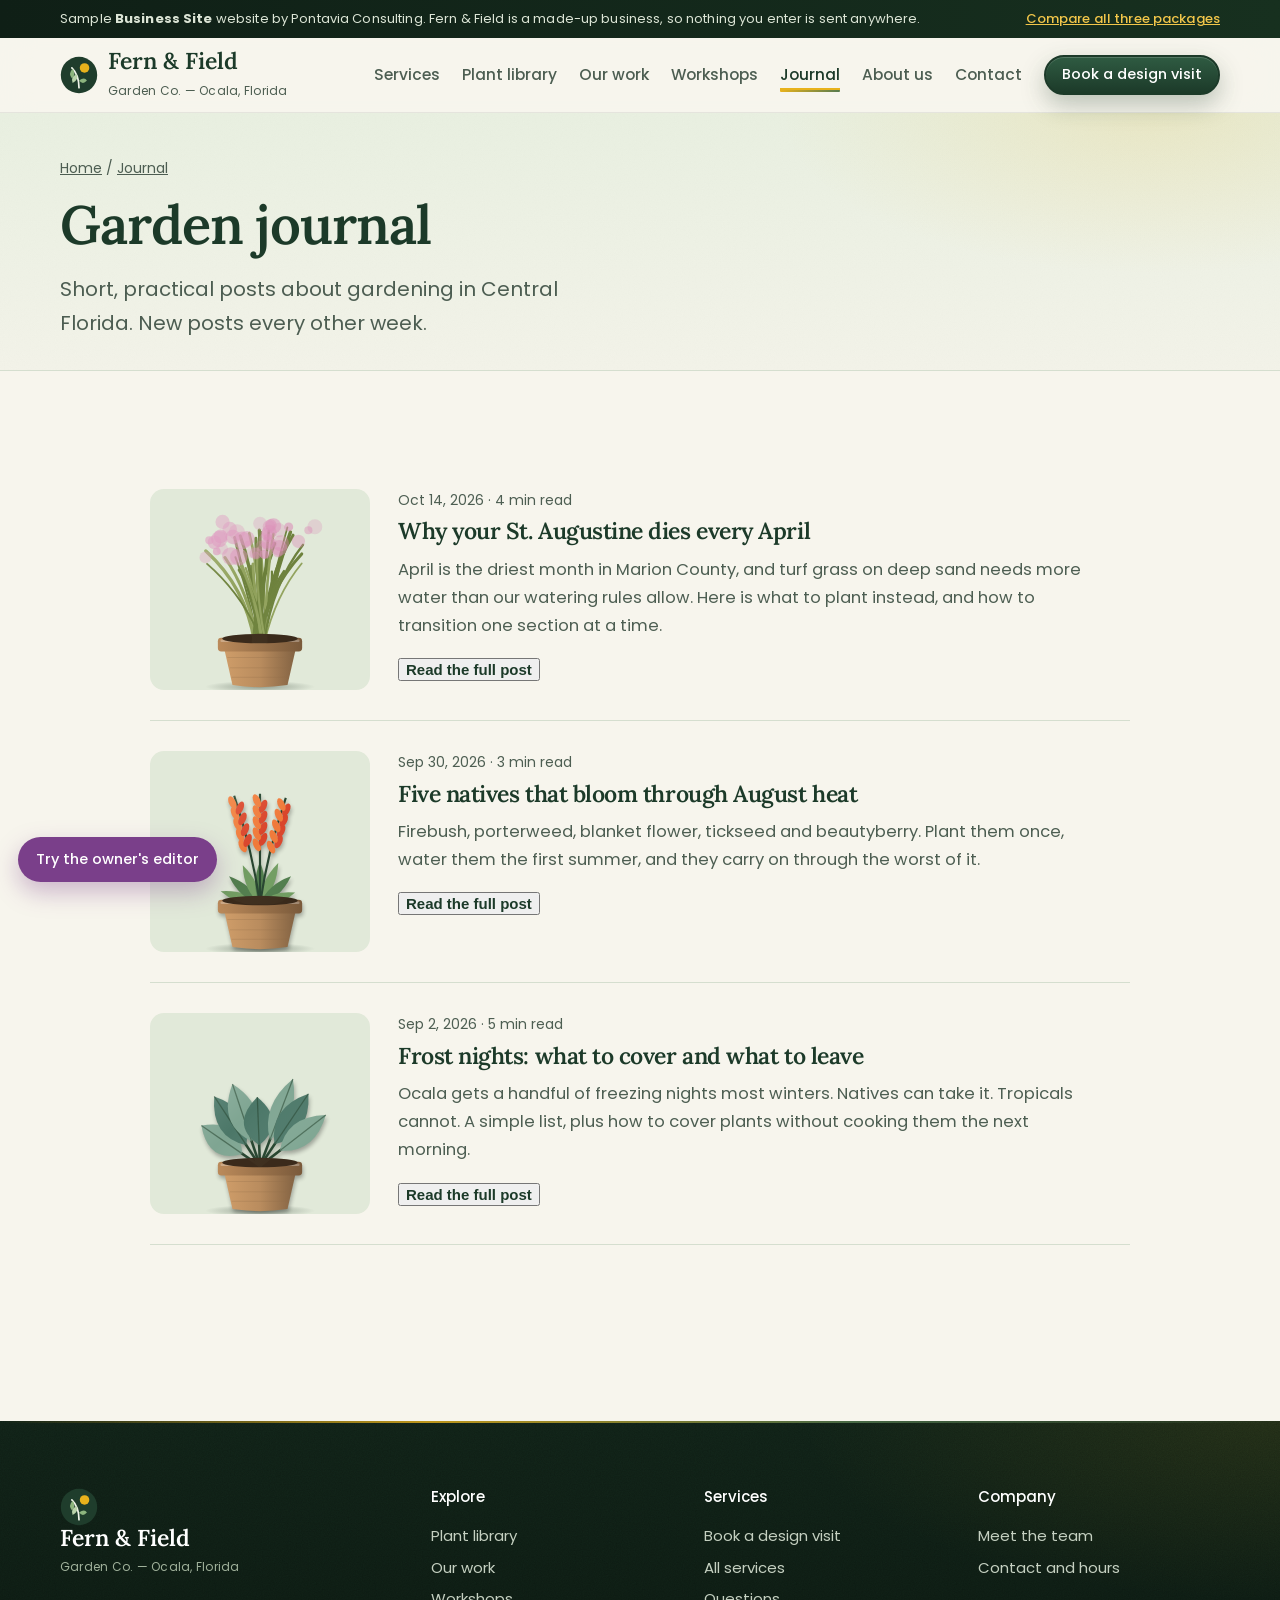
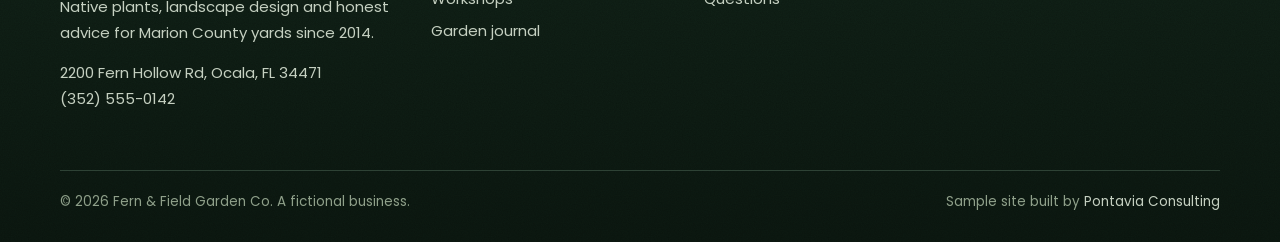
<file: journal.html>
<!doctype html>
<html lang="en">
<head>
<meta charset="utf-8">
<meta name="viewport" content="width=device-width, initial-scale=1">
<title>Garden Journal | Fern &amp; Field Garden Co., Ocala FL</title>
<meta name="description" content="Practical gardening advice for Ocala and Central Florida: natives, watering, frost and lawn conversion.">
<link rel="canonical" href="https://pontavia-consulting.github.io/Pontavia-Sample-Better/journal.html">
<meta property="og:type" content="website">
<meta property="og:title" content="Garden Journal | Fern &amp; Field Garden Co., Ocala FL">
<meta property="og:description" content="Practical gardening advice for Ocala and Central Florida: natives, watering, frost and lawn conversion.">
<meta property="og:url" content="https://pontavia-consulting.github.io/Pontavia-Sample-Better/journal.html">
<meta name="theme-color" content="#1F3D2C">
<link rel="icon" href="assets/favicon.svg" type="image/svg+xml">
<link rel="preload" href="assets/fonts/lora.woff" as="font" type="font/woff" crossorigin>
<link rel="stylesheet" href="assets/style.css">
<link rel="stylesheet" href="assets/polish.css">
</head>
<body><div class="demo-bar"><div class="wrap"><span>Sample <b>Business Site</b> website by Pontavia Consulting. Fern &amp; Field is a made-up business, so nothing you enter is sent anywhere.</span><a href="https://pontavia-consulting.github.io/Pontavia-Samples/">Compare all three packages</a></div></div><header class="site-head"><div class="wrap">
<a class="logo" href="index.html"><svg viewBox="0 0 48 48" aria-hidden="true"><circle cx="24" cy="24" r="23" fill="#1F3D2C"/><circle cx="31" cy="15" r="6" fill="#E8B21C"/><path d="M24 40 C24 30 22 22 15 15" stroke="#EEF3E8" stroke-width="2.2" fill="none" stroke-linecap="round"/><path d="M16 16 Q 10 22 15 28 Q 21 23 16 16Z" fill="#8DB57E"/><path d="M21 23 Q 13 26 16 34 Q 24 30 21 23Z" fill="#B9D3AA"/><path d="M24 31 Q 31 26 34 31 Q 29 37 24 31Z" fill="#8DB57E"/></svg><span><b>Fern &amp; Field</b><small>Garden Co. — Ocala, Florida</small></span></a>
<nav class="nav" id="nav" aria-label="Main"><a href="services.html">Services</a><a href="plants.html">Plant library</a><a href="gallery.html">Our work</a><a href="workshops.html">Workshops</a><a href="journal.html" aria-current="page">Journal</a><a href="team.html">About us</a><a href="contact.html">Contact</a><a class="btn small" href="design.html">Book a design visit</a></nav>

<button class="menu-btn" aria-expanded="false" aria-controls="nav" aria-label="Menu"><span></span><span></span><span></span></button>
</div></header><main id="main"><section class="page-hero"><div class="wrap"><div class="crumbs"><a href="index.html">Home</a> / <a href="journal.html">Journal</a></div><h1>Garden journal</h1><p class="lede">Short, practical posts about gardening in Central Florida. New posts every other week.</p></div></section>
<section class="section"><div class="wrap" style="max-width:980px"><article class="post" id="p1"><div class="art-tile"><div class="art" data-plant='{&quot;type&quot;: &quot;grass&quot;, &quot;seed&quot;: 21, &quot;leaf&quot;: &quot;olive&quot;, &quot;colors&quot;: {&quot;bloom&quot;: &quot;#D98AB5&quot;}, &quot;label&quot;: &quot;Illustration of Pink muhly grass&quot;}'></div></div><div>
<div class="when">Oct 14, 2026 · 4 min read</div><h3><a href="#p1" data-edit>Why your St. Augustine dies every April</a></h3><p class="muted" data-edit>April is the driest month in Marion County, and turf grass on deep sand needs more water than our watering rules allow. Here is what to plant instead, and how to transition one section at a time.</p>
<div class="more"><p>Start small. Pick the sunniest, hardest-to-water corner of the yard, strip the turf, and plant a group of three to five of the same plant. Water every other day for two weeks, then twice a week until the rainy season starts.</p><p>Once that patch looks good, do the next one. Most of our clients convert a front yard over two or three seasons without ever living in a construction zone.</p></div>
<button class="link-btn" type="button" data-more aria-expanded="false" style="font-size:15px;color:var(--oak);font-weight:600">Read the full post</button></div></article><article class="post" id="p2"><div class="art-tile"><div class="art" data-plant='{&quot;type&quot;: &quot;spike&quot;, &quot;seed&quot;: 11, &quot;colors&quot;: {&quot;bloom&quot;: &quot;#D9452B&quot;, &quot;bloom2&quot;: &quot;#F07A3A&quot;}, &quot;label&quot;: &quot;Illustration of Firebush&quot;}'></div></div><div>
<div class="when">Sep 30, 2026 · 3 min read</div><h3><a href="#p2" data-edit>Five natives that bloom through August heat</a></h3><p class="muted" data-edit>Firebush, porterweed, blanket flower, tickseed and beautyberry. Plant them once, water them the first summer, and they carry on through the worst of it.</p>
<div class="more"><p>Start small. Pick the sunniest, hardest-to-water corner of the yard, strip the turf, and plant a group of three to five of the same plant. Water every other day for two weeks, then twice a week until the rainy season starts.</p><p>Once that patch looks good, do the next one. Most of our clients convert a front yard over two or three seasons without ever living in a construction zone.</p></div>
<button class="link-btn" type="button" data-more aria-expanded="false" style="font-size:15px;color:var(--oak);font-weight:600">Read the full post</button></div></article><article class="post" id="p3"><div class="art-tile"><div class="art" data-plant='{&quot;type&quot;: &quot;broad&quot;, &quot;seed&quot;: 44, &quot;leaf&quot;: &quot;blue&quot;, &quot;label&quot;: &quot;Illustration of White bird of paradise&quot;}'></div></div><div>
<div class="when">Sep 2, 2026 · 5 min read</div><h3><a href="#p3" data-edit>Frost nights: what to cover and what to leave</a></h3><p class="muted" data-edit>Ocala gets a handful of freezing nights most winters. Natives can take it. Tropicals cannot. A simple list, plus how to cover plants without cooking them the next morning.</p>
<div class="more"><p>Start small. Pick the sunniest, hardest-to-water corner of the yard, strip the turf, and plant a group of three to five of the same plant. Water every other day for two weeks, then twice a week until the rainy season starts.</p><p>Once that patch looks good, do the next one. Most of our clients convert a front yard over two or three seasons without ever living in a construction zone.</p></div>
<button class="link-btn" type="button" data-more aria-expanded="false" style="font-size:15px;color:var(--oak);font-weight:600">Read the full post</button></div></article></div></section></main><footer class="site-foot"><div class="wrap">
<div class="cols">
<div><a class="logo" href="index.html"><svg viewBox="0 0 48 48" aria-hidden="true"><circle cx="24" cy="24" r="23" fill="#1F3D2C"/><circle cx="31" cy="15" r="6" fill="#E8B21C"/><path d="M24 40 C24 30 22 22 15 15" stroke="#EEF3E8" stroke-width="2.2" fill="none" stroke-linecap="round"/><path d="M16 16 Q 10 22 15 28 Q 21 23 16 16Z" fill="#8DB57E"/><path d="M21 23 Q 13 26 16 34 Q 24 30 21 23Z" fill="#B9D3AA"/><path d="M24 31 Q 31 26 34 31 Q 29 37 24 31Z" fill="#8DB57E"/></svg><span><b>Fern &amp; Field</b><small>Garden Co. — Ocala, Florida</small></span></a><p>Native plants, landscape design and honest advice for Marion County yards since 2014.</p>
<p>2200 Fern Hollow Rd, Ocala, FL 34471<br><a href="tel:+13525550142" style="display:inline">(352) 555-0142</a></p></div>
<div><h4>Explore</h4><a href="plants.html">Plant library</a><a href="gallery.html">Our work</a><a href="workshops.html">Workshops</a><a href="journal.html">Garden journal</a></div><div><h4>Services</h4><a href="design.html">Book a design visit</a><a href="services.html">All services</a><a href="faq.html">Questions</a></div><div><h4>Company</h4><a href="team.html">Meet the team</a><a href="contact.html">Contact and hours</a></div>
</div>
<div class="base"><span>© 2026 Fern &amp; Field Garden Co. A fictional business.</span><span>Sample site built by <a href="https://pontavia-consulting.github.io/Pontavia-Samples/" style="display:inline">Pontavia Consulting</a></span></div>
</div></footer><button class="edit-fab" type="button" data-edit-toggle>Try the owner's editor</button><script src="assets/art.js" defer></script>
<script src="assets/data.js" defer></script>
<script src="assets/core.js" defer></script>
<script src="assets/site.js" defer></script>
<script src="assets/polish.js" defer></script>
</body>
</html>
</file>
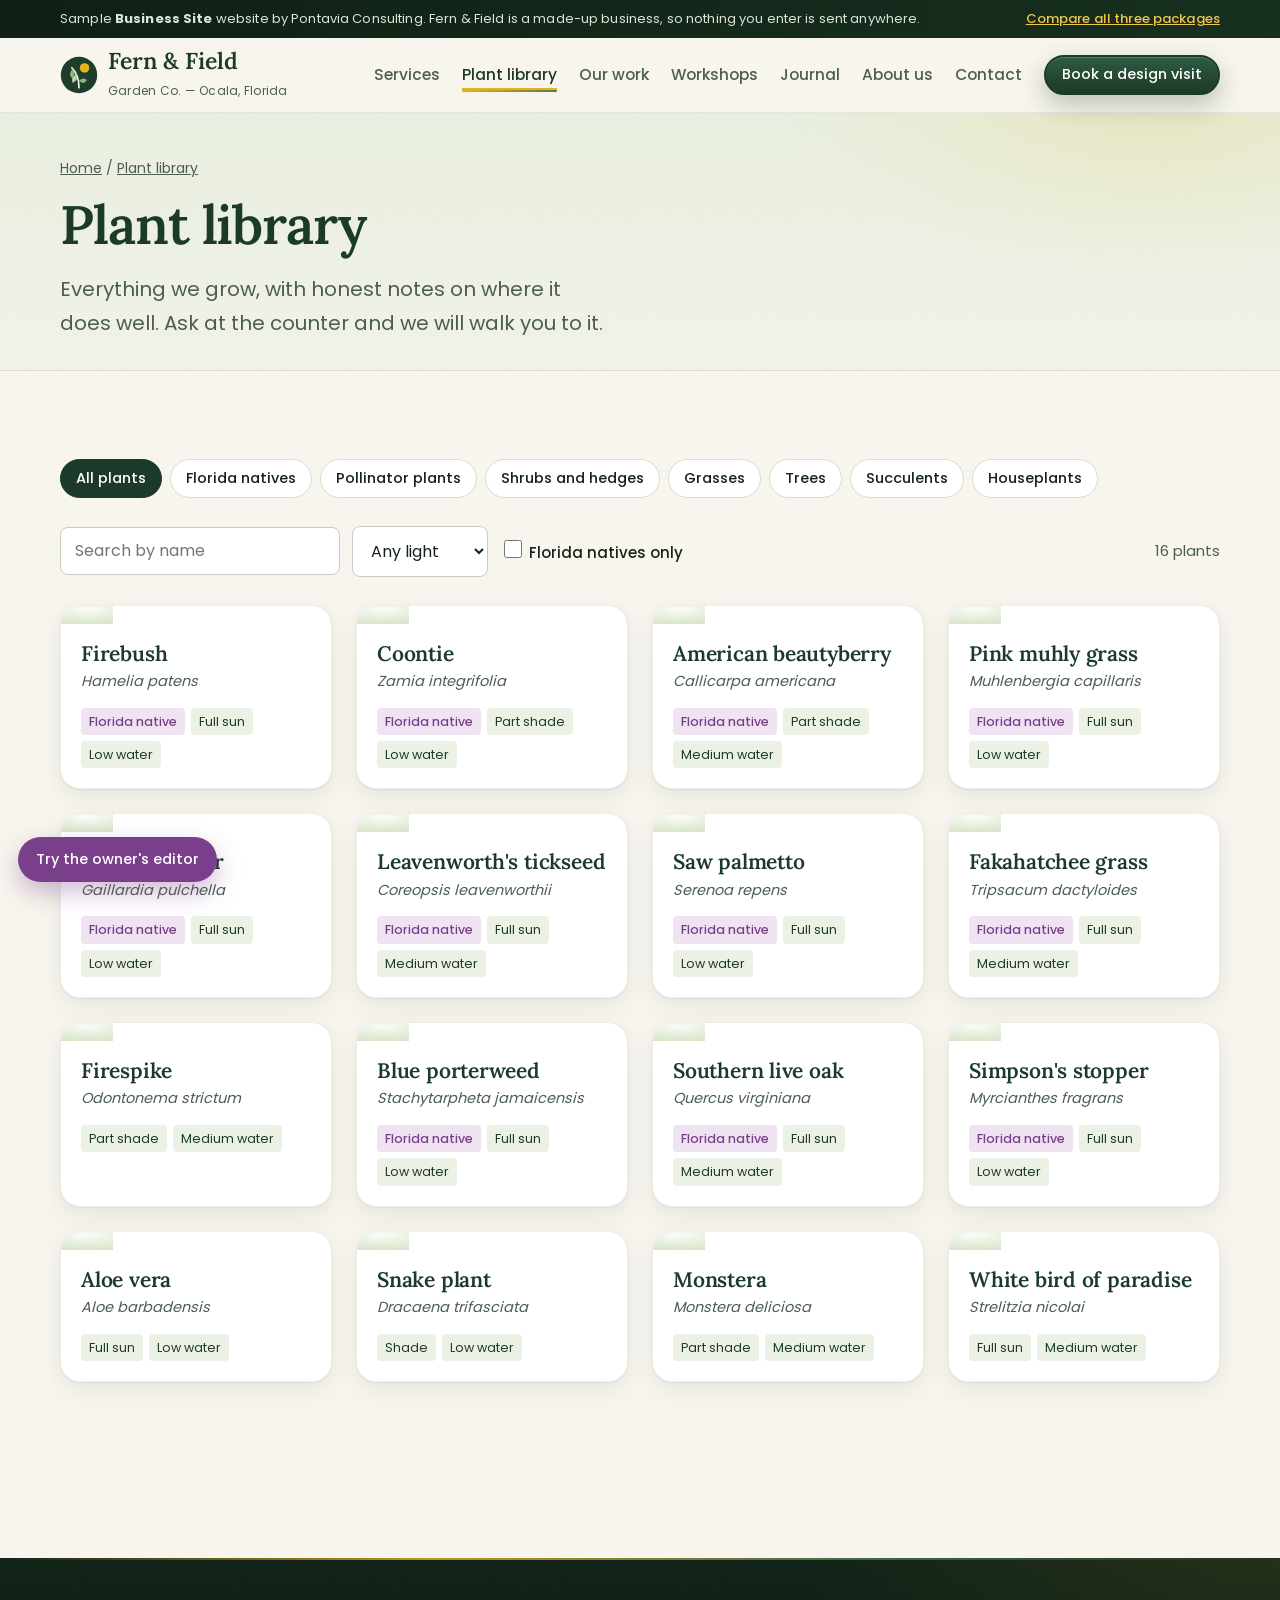
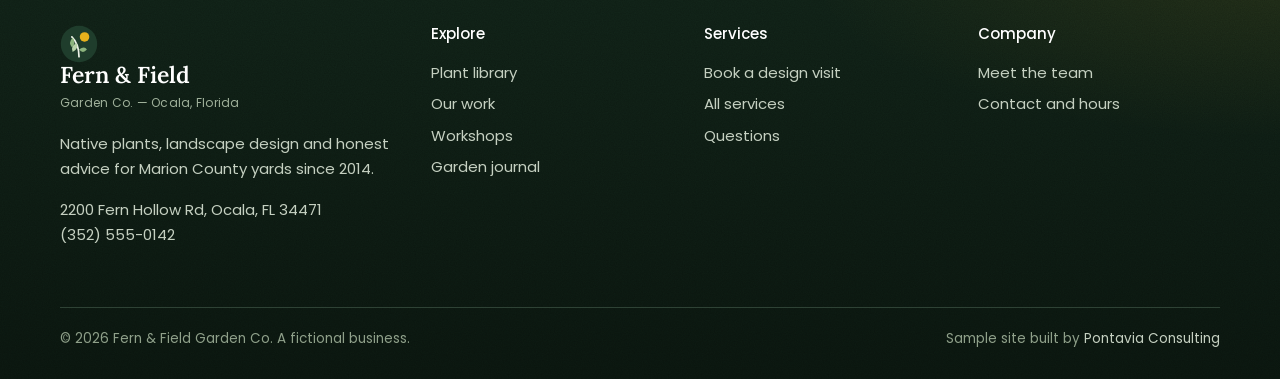
<file: plants.html>
<!doctype html>
<html lang="en">
<head>
<meta charset="utf-8">
<meta name="viewport" content="width=device-width, initial-scale=1">
<title>Plant Library | Fern &amp; Field Garden Co., Ocala FL</title>
<meta name="description" content="Browse native and Florida-friendly plants grown at Fern &amp; Field in Ocala, with light, water and size notes.">
<link rel="canonical" href="https://pontavia-consulting.github.io/Pontavia-Sample-Better/plants.html">
<meta property="og:type" content="website">
<meta property="og:title" content="Plant Library | Fern &amp; Field Garden Co., Ocala FL">
<meta property="og:description" content="Browse native and Florida-friendly plants grown at Fern &amp; Field in Ocala, with light, water and size notes.">
<meta property="og:url" content="https://pontavia-consulting.github.io/Pontavia-Sample-Better/plants.html">
<meta name="theme-color" content="#1F3D2C">
<link rel="icon" href="assets/favicon.svg" type="image/svg+xml">
<link rel="preload" href="assets/fonts/lora.woff" as="font" type="font/woff" crossorigin>
<link rel="stylesheet" href="assets/style.css">
<link rel="stylesheet" href="assets/polish.css">
</head>
<body><div class="demo-bar"><div class="wrap"><span>Sample <b>Business Site</b> website by Pontavia Consulting. Fern &amp; Field is a made-up business, so nothing you enter is sent anywhere.</span><a href="https://pontavia-consulting.github.io/Pontavia-Samples/">Compare all three packages</a></div></div><header class="site-head"><div class="wrap">
<a class="logo" href="index.html"><svg viewBox="0 0 48 48" aria-hidden="true"><circle cx="24" cy="24" r="23" fill="#1F3D2C"/><circle cx="31" cy="15" r="6" fill="#E8B21C"/><path d="M24 40 C24 30 22 22 15 15" stroke="#EEF3E8" stroke-width="2.2" fill="none" stroke-linecap="round"/><path d="M16 16 Q 10 22 15 28 Q 21 23 16 16Z" fill="#8DB57E"/><path d="M21 23 Q 13 26 16 34 Q 24 30 21 23Z" fill="#B9D3AA"/><path d="M24 31 Q 31 26 34 31 Q 29 37 24 31Z" fill="#8DB57E"/></svg><span><b>Fern &amp; Field</b><small>Garden Co. — Ocala, Florida</small></span></a>
<nav class="nav" id="nav" aria-label="Main"><a href="services.html">Services</a><a href="plants.html" aria-current="page">Plant library</a><a href="gallery.html">Our work</a><a href="workshops.html">Workshops</a><a href="journal.html">Journal</a><a href="team.html">About us</a><a href="contact.html">Contact</a><a class="btn small" href="design.html">Book a design visit</a></nav>

<button class="menu-btn" aria-expanded="false" aria-controls="nav" aria-label="Menu"><span></span><span></span><span></span></button>
</div></header><main id="main"><section class="page-hero"><div class="wrap"><div class="crumbs"><a href="index.html">Home</a> / <a href="plants.html">Plant library</a></div><h1>Plant library</h1><p class="lede">Everything we grow, with honest notes on where it does well. Ask at the counter and we will walk you to it.</p></div></section>
<section class="section"><div class="wrap">
  <div class="toolbar"><div class="chips" role="group" aria-label="Filter by type"><button class="chip" type="button" data-cat="all" aria-pressed="true">All plants</button><button class="chip" type="button" data-cat="natives" aria-pressed="false">Florida natives</button><button class="chip" type="button" data-cat="pollinator" aria-pressed="false">Pollinator plants</button><button class="chip" type="button" data-cat="shrubs" aria-pressed="false">Shrubs and hedges</button><button class="chip" type="button" data-cat="grasses" aria-pressed="false">Grasses</button><button class="chip" type="button" data-cat="trees" aria-pressed="false">Trees</button><button class="chip" type="button" data-cat="succulents" aria-pressed="false">Succulents</button><button class="chip" type="button" data-cat="houseplants" aria-pressed="false">Houseplants</button></div></div>
  <div class="toolbar">
    <div style="display:flex;gap:12px;flex-wrap:wrap;align-items:center">
      <label class="sr" for="lib-q">Search plants</label><input id="lib-q" class="search" type="search" placeholder="Search by name" data-lib-q>
      <label class="sr" for="lib-light">Light</label><select id="lib-light" data-lib-light style="width:auto"><option value="">Any light</option><option>Full sun</option><option>Part shade</option><option>Shade</option></select>
      <label class="check" style="font-weight:500"><input type="checkbox" data-lib-native style="width:18px;height:18px;accent-color:var(--oak)"> Florida natives only</label>
    </div>
    <span class="count" data-lib-count aria-live="polite"></span>
  </div>
  <div class="grid g4" data-lib-grid></div>
</div></section>
<div class="modal" data-plant-modal hidden role="dialog" aria-modal="true" aria-labelledby="pm-title">
  <div class="modal-box" style="width:min(100%,680px)">
    <div class="modal-head"><h2 id="pm-title" style="font-size:30px;margin:0" data-pm-name></h2><button class="icon-btn" type="button" data-close aria-label="Close">×</button></div>
    <div class="grid g2" style="gap:24px" id="pm-grid"><div class="art-tile" data-pm-art></div><div><p class="latin" data-pm-latin style="font-style:italic;color:var(--muted)"></p><p data-pm-blurb></p><dl class="summary-box" data-pm-facts style="display:grid;grid-template-columns:auto 1fr;gap:6px 14px"></dl></div></div>
    <form class="demo-form" novalidate style="margin-top:22px" data-success="Thanks, {name}. We set one aside at the front counter for 3 days.">
      <h3 style="font-size:20px">Hold one at the nursery</h3>
      <div class="row2"><div class="field"><label for="h-name">Name</label><input id="h-name" name="name" required></div><div class="field"><label for="h-phone">Phone</label><input id="h-phone" name="phone" type="tel" required></div></div>
      <button class="btn small" type="submit">Hold it for me</button>
    </form>
  </div>
</div>
<style>@media (max-width:620px){#pm-grid{grid-template-columns:1fr !important}}</style></main><footer class="site-foot"><div class="wrap">
<div class="cols">
<div><a class="logo" href="index.html"><svg viewBox="0 0 48 48" aria-hidden="true"><circle cx="24" cy="24" r="23" fill="#1F3D2C"/><circle cx="31" cy="15" r="6" fill="#E8B21C"/><path d="M24 40 C24 30 22 22 15 15" stroke="#EEF3E8" stroke-width="2.2" fill="none" stroke-linecap="round"/><path d="M16 16 Q 10 22 15 28 Q 21 23 16 16Z" fill="#8DB57E"/><path d="M21 23 Q 13 26 16 34 Q 24 30 21 23Z" fill="#B9D3AA"/><path d="M24 31 Q 31 26 34 31 Q 29 37 24 31Z" fill="#8DB57E"/></svg><span><b>Fern &amp; Field</b><small>Garden Co. — Ocala, Florida</small></span></a><p>Native plants, landscape design and honest advice for Marion County yards since 2014.</p>
<p>2200 Fern Hollow Rd, Ocala, FL 34471<br><a href="tel:+13525550142" style="display:inline">(352) 555-0142</a></p></div>
<div><h4>Explore</h4><a href="plants.html">Plant library</a><a href="gallery.html">Our work</a><a href="workshops.html">Workshops</a><a href="journal.html">Garden journal</a></div><div><h4>Services</h4><a href="design.html">Book a design visit</a><a href="services.html">All services</a><a href="faq.html">Questions</a></div><div><h4>Company</h4><a href="team.html">Meet the team</a><a href="contact.html">Contact and hours</a></div>
</div>
<div class="base"><span>© 2026 Fern &amp; Field Garden Co. A fictional business.</span><span>Sample site built by <a href="https://pontavia-consulting.github.io/Pontavia-Samples/" style="display:inline">Pontavia Consulting</a></span></div>
</div></footer><button class="edit-fab" type="button" data-edit-toggle>Try the owner's editor</button><script src="assets/art.js" defer></script>
<script src="assets/data.js" defer></script>
<script src="assets/core.js" defer></script>
<script src="assets/site.js" defer></script>
<script src="assets/polish.js" defer></script>
</body>
</html>
</file>
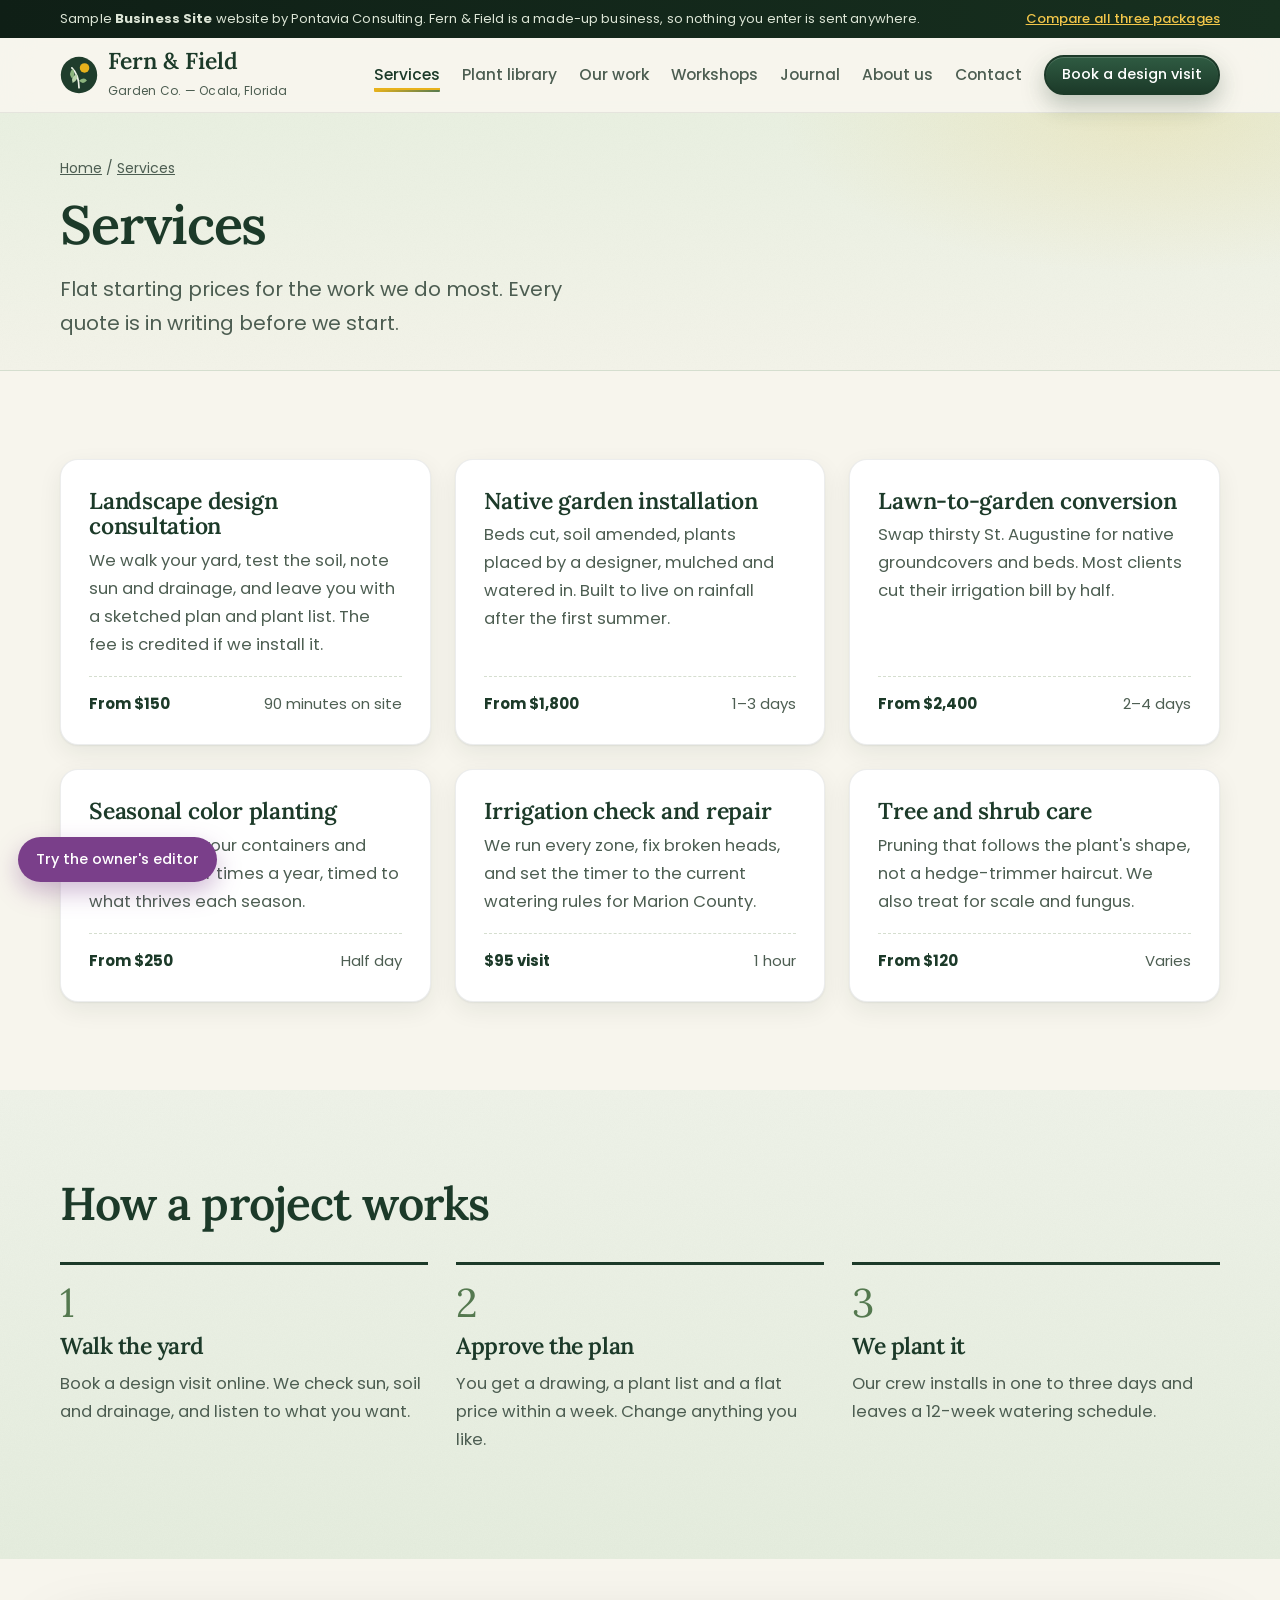
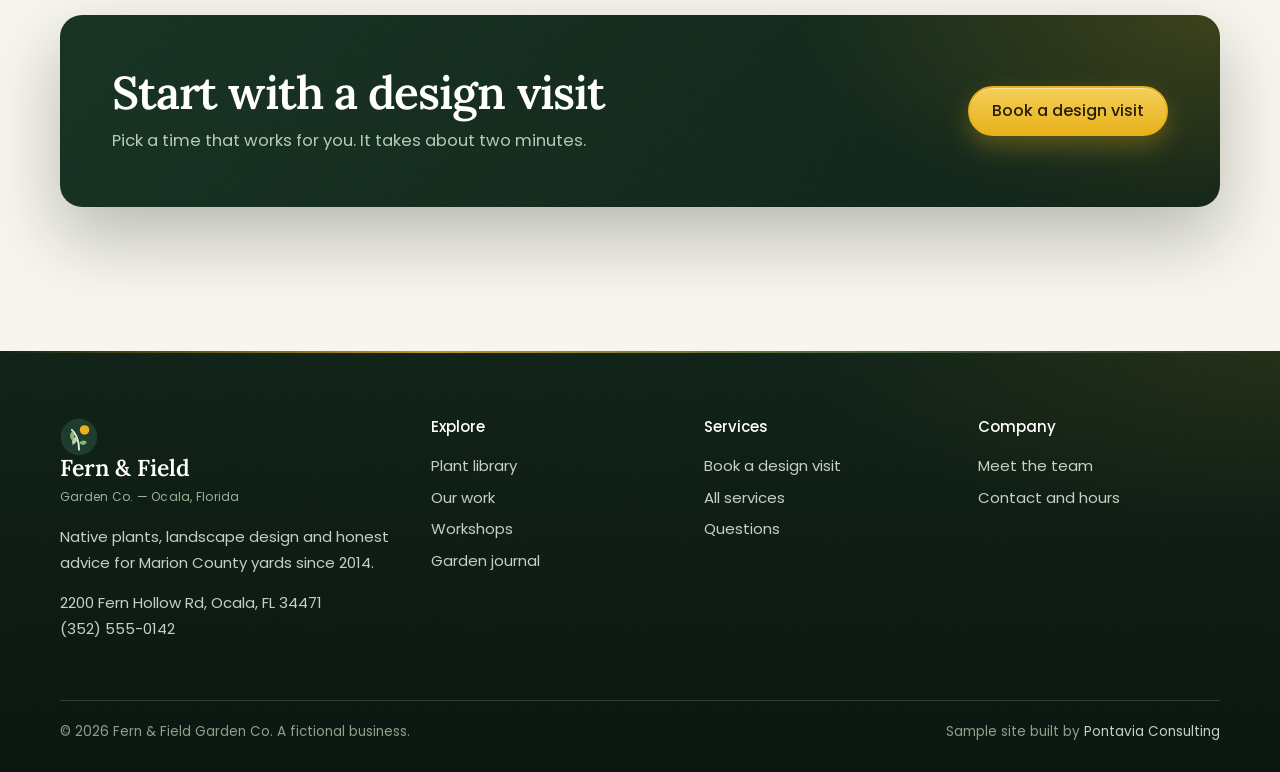
<file: services.html>
<!doctype html>
<html lang="en">
<head>
<meta charset="utf-8">
<meta name="viewport" content="width=device-width, initial-scale=1">
<title>Services &amp; Prices | Fern &amp; Field Garden Co., Ocala FL</title>
<meta name="description" content="Landscape design, native garden installs, lawn conversions, seasonal color and irrigation repair in Ocala, FL.">
<link rel="canonical" href="https://pontavia-consulting.github.io/Pontavia-Sample-Better/services.html">
<meta property="og:type" content="website">
<meta property="og:title" content="Services &amp; Prices | Fern &amp; Field Garden Co., Ocala FL">
<meta property="og:description" content="Landscape design, native garden installs, lawn conversions, seasonal color and irrigation repair in Ocala, FL.">
<meta property="og:url" content="https://pontavia-consulting.github.io/Pontavia-Sample-Better/services.html">
<meta name="theme-color" content="#1F3D2C">
<link rel="icon" href="assets/favicon.svg" type="image/svg+xml">
<link rel="preload" href="assets/fonts/lora.woff" as="font" type="font/woff" crossorigin>
<link rel="stylesheet" href="assets/style.css">
<link rel="stylesheet" href="assets/polish.css">
</head>
<body><div class="demo-bar"><div class="wrap"><span>Sample <b>Business Site</b> website by Pontavia Consulting. Fern &amp; Field is a made-up business, so nothing you enter is sent anywhere.</span><a href="https://pontavia-consulting.github.io/Pontavia-Samples/">Compare all three packages</a></div></div><header class="site-head"><div class="wrap">
<a class="logo" href="index.html"><svg viewBox="0 0 48 48" aria-hidden="true"><circle cx="24" cy="24" r="23" fill="#1F3D2C"/><circle cx="31" cy="15" r="6" fill="#E8B21C"/><path d="M24 40 C24 30 22 22 15 15" stroke="#EEF3E8" stroke-width="2.2" fill="none" stroke-linecap="round"/><path d="M16 16 Q 10 22 15 28 Q 21 23 16 16Z" fill="#8DB57E"/><path d="M21 23 Q 13 26 16 34 Q 24 30 21 23Z" fill="#B9D3AA"/><path d="M24 31 Q 31 26 34 31 Q 29 37 24 31Z" fill="#8DB57E"/></svg><span><b>Fern &amp; Field</b><small>Garden Co. — Ocala, Florida</small></span></a>
<nav class="nav" id="nav" aria-label="Main"><a href="services.html" aria-current="page">Services</a><a href="plants.html">Plant library</a><a href="gallery.html">Our work</a><a href="workshops.html">Workshops</a><a href="journal.html">Journal</a><a href="team.html">About us</a><a href="contact.html">Contact</a><a class="btn small" href="design.html">Book a design visit</a></nav>

<button class="menu-btn" aria-expanded="false" aria-controls="nav" aria-label="Menu"><span></span><span></span><span></span></button>
</div></header><main id="main"><section class="page-hero"><div class="wrap"><div class="crumbs"><a href="index.html">Home</a> / <a href="services.html">Services</a></div><h1>Services</h1><p class="lede">Flat starting prices for the work we do most. Every quote is in writing before we start.</p></div></section>
<section class="section"><div class="wrap"><div class="grid g3"><article class="card svc"><h3 data-edit>Landscape design consultation</h3><p class="muted" data-edit>We walk your yard, test the soil, note sun and drainage, and leave you with a sketched plan and plant list. The fee is credited if we install it.</p><div class="meta"><span class="price" data-edit>From $150</span><span>90 minutes on site</span></div></article><article class="card svc"><h3 data-edit>Native garden installation</h3><p class="muted" data-edit>Beds cut, soil amended, plants placed by a designer, mulched and watered in. Built to live on rainfall after the first summer.</p><div class="meta"><span class="price" data-edit>From $1,800</span><span>1–3 days</span></div></article><article class="card svc"><h3 data-edit>Lawn-to-garden conversion</h3><p class="muted" data-edit>Swap thirsty St. Augustine for native groundcovers and beds. Most clients cut their irrigation bill by half.</p><div class="meta"><span class="price" data-edit>From $2,400</span><span>2–4 days</span></div></article><article class="card svc"><h3 data-edit>Seasonal color planting</h3><p class="muted" data-edit>Fresh color in your containers and front beds four times a year, timed to what thrives each season.</p><div class="meta"><span class="price" data-edit>From $250</span><span>Half day</span></div></article><article class="card svc"><h3 data-edit>Irrigation check and repair</h3><p class="muted" data-edit>We run every zone, fix broken heads, and set the timer to the current watering rules for Marion County.</p><div class="meta"><span class="price" data-edit>$95 visit</span><span>1 hour</span></div></article><article class="card svc"><h3 data-edit>Tree and shrub care</h3><p class="muted" data-edit>Pruning that follows the plant&#x27;s shape, not a hedge-trimmer haircut. We also treat for scale and fungus.</p><div class="meta"><span class="price" data-edit>From $120</span><span>Varies</span></div></article></div></div></section>
<section class="section wash"><div class="wrap">
  <h2>How a project works</h2>
  <ol class="steps" style="margin-top:32px">
    <li><h3>Walk the yard</h3><p class="muted">Book a design visit online. We check sun, soil and drainage, and listen to what you want.</p></li>
    <li><h3>Approve the plan</h3><p class="muted">You get a drawing, a plant list and a flat price within a week. Change anything you like.</p></li>
    <li><h3>We plant it</h3><p class="muted">Our crew installs in one to three days and leaves a 12-week watering schedule.</p></li>
  </ol>
</div></section>
<section class="section tight"><div class="wrap"><div class="cta-band"><div><h2>Start with a design visit</h2><p>Pick a time that works for you. It takes about two minutes.</p></div><a class="btn gold" href="design.html">Book a design visit</a></div></div></section></main><footer class="site-foot"><div class="wrap">
<div class="cols">
<div><a class="logo" href="index.html"><svg viewBox="0 0 48 48" aria-hidden="true"><circle cx="24" cy="24" r="23" fill="#1F3D2C"/><circle cx="31" cy="15" r="6" fill="#E8B21C"/><path d="M24 40 C24 30 22 22 15 15" stroke="#EEF3E8" stroke-width="2.2" fill="none" stroke-linecap="round"/><path d="M16 16 Q 10 22 15 28 Q 21 23 16 16Z" fill="#8DB57E"/><path d="M21 23 Q 13 26 16 34 Q 24 30 21 23Z" fill="#B9D3AA"/><path d="M24 31 Q 31 26 34 31 Q 29 37 24 31Z" fill="#8DB57E"/></svg><span><b>Fern &amp; Field</b><small>Garden Co. — Ocala, Florida</small></span></a><p>Native plants, landscape design and honest advice for Marion County yards since 2014.</p>
<p>2200 Fern Hollow Rd, Ocala, FL 34471<br><a href="tel:+13525550142" style="display:inline">(352) 555-0142</a></p></div>
<div><h4>Explore</h4><a href="plants.html">Plant library</a><a href="gallery.html">Our work</a><a href="workshops.html">Workshops</a><a href="journal.html">Garden journal</a></div><div><h4>Services</h4><a href="design.html">Book a design visit</a><a href="services.html">All services</a><a href="faq.html">Questions</a></div><div><h4>Company</h4><a href="team.html">Meet the team</a><a href="contact.html">Contact and hours</a></div>
</div>
<div class="base"><span>© 2026 Fern &amp; Field Garden Co. A fictional business.</span><span>Sample site built by <a href="https://pontavia-consulting.github.io/Pontavia-Samples/" style="display:inline">Pontavia Consulting</a></span></div>
</div></footer><button class="edit-fab" type="button" data-edit-toggle>Try the owner's editor</button><script src="assets/art.js" defer></script>
<script src="assets/data.js" defer></script>
<script src="assets/core.js" defer></script>
<script src="assets/site.js" defer></script>
<script src="assets/polish.js" defer></script>
</body>
</html>
</file>
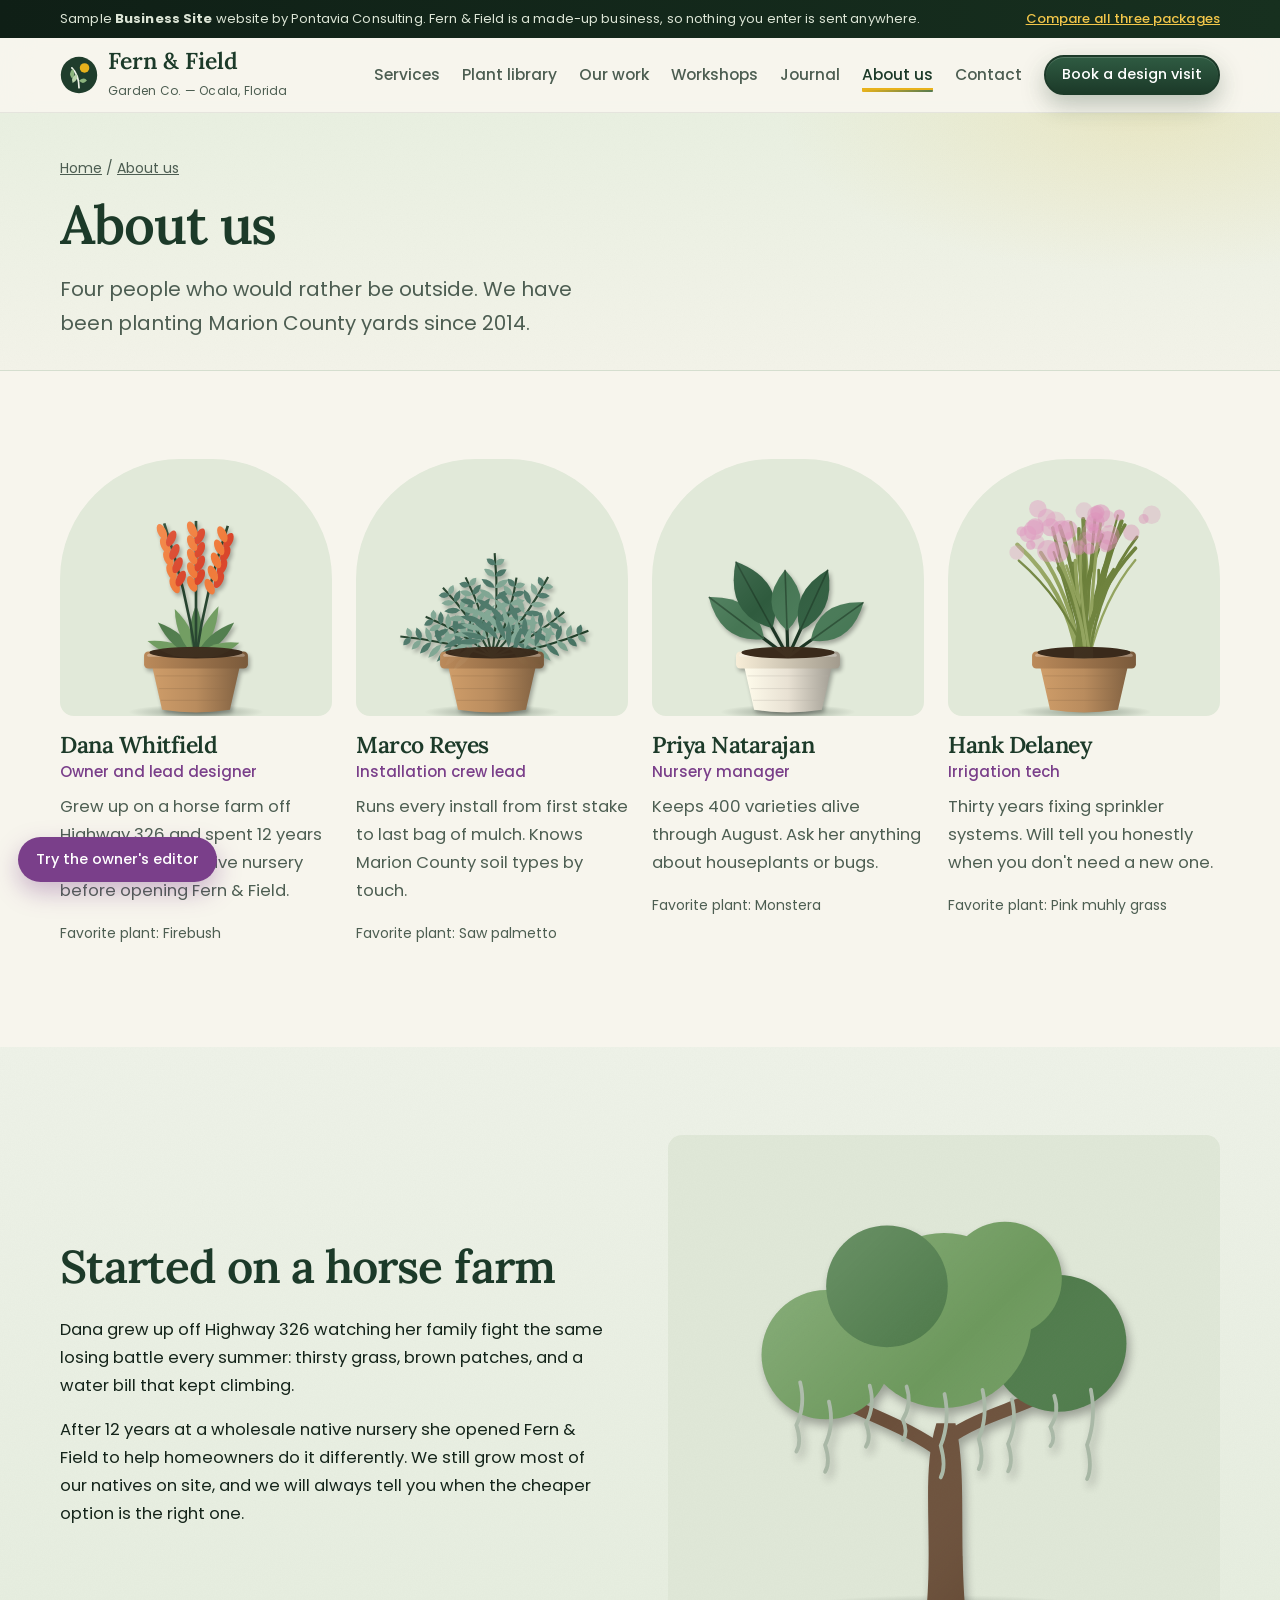
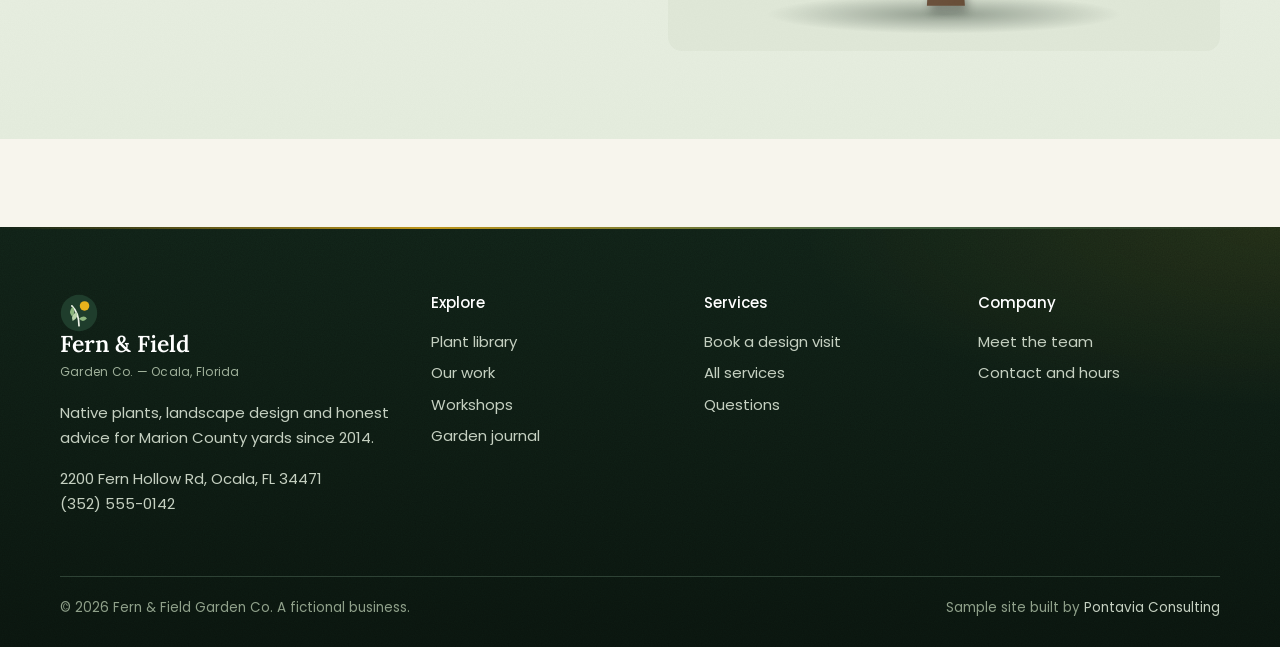
<file: team.html>
<!doctype html>
<html lang="en">
<head>
<meta charset="utf-8">
<meta name="viewport" content="width=device-width, initial-scale=1">
<title>About Us &amp; Our Team | Fern &amp; Field Garden Co., Ocala FL</title>
<meta name="description" content="Meet the Fern &amp; Field team: designers, installers and nursery staff in Ocala, FL.">
<link rel="canonical" href="https://pontavia-consulting.github.io/Pontavia-Sample-Better/team.html">
<meta property="og:type" content="website">
<meta property="og:title" content="About Us &amp; Our Team | Fern &amp; Field Garden Co., Ocala FL">
<meta property="og:description" content="Meet the Fern &amp; Field team: designers, installers and nursery staff in Ocala, FL.">
<meta property="og:url" content="https://pontavia-consulting.github.io/Pontavia-Sample-Better/team.html">
<meta name="theme-color" content="#1F3D2C">
<link rel="icon" href="assets/favicon.svg" type="image/svg+xml">
<link rel="preload" href="assets/fonts/lora.woff" as="font" type="font/woff" crossorigin>
<link rel="stylesheet" href="assets/style.css">
<link rel="stylesheet" href="assets/polish.css">
</head>
<body><div class="demo-bar"><div class="wrap"><span>Sample <b>Business Site</b> website by Pontavia Consulting. Fern &amp; Field is a made-up business, so nothing you enter is sent anywhere.</span><a href="https://pontavia-consulting.github.io/Pontavia-Samples/">Compare all three packages</a></div></div><header class="site-head"><div class="wrap">
<a class="logo" href="index.html"><svg viewBox="0 0 48 48" aria-hidden="true"><circle cx="24" cy="24" r="23" fill="#1F3D2C"/><circle cx="31" cy="15" r="6" fill="#E8B21C"/><path d="M24 40 C24 30 22 22 15 15" stroke="#EEF3E8" stroke-width="2.2" fill="none" stroke-linecap="round"/><path d="M16 16 Q 10 22 15 28 Q 21 23 16 16Z" fill="#8DB57E"/><path d="M21 23 Q 13 26 16 34 Q 24 30 21 23Z" fill="#B9D3AA"/><path d="M24 31 Q 31 26 34 31 Q 29 37 24 31Z" fill="#8DB57E"/></svg><span><b>Fern &amp; Field</b><small>Garden Co. — Ocala, Florida</small></span></a>
<nav class="nav" id="nav" aria-label="Main"><a href="services.html">Services</a><a href="plants.html">Plant library</a><a href="gallery.html">Our work</a><a href="workshops.html">Workshops</a><a href="journal.html">Journal</a><a href="team.html" aria-current="page">About us</a><a href="contact.html">Contact</a><a class="btn small" href="design.html">Book a design visit</a></nav>

<button class="menu-btn" aria-expanded="false" aria-controls="nav" aria-label="Menu"><span></span><span></span><span></span></button>
</div></header><main id="main"><section class="page-hero"><div class="wrap"><div class="crumbs"><a href="index.html">Home</a> / <a href="team.html">About us</a></div><h1>About us</h1><p class="lede">Four people who would rather be outside. We have been planting Marion County yards since 2014.</p></div></section>
<section class="section"><div class="wrap"><div class="grid g4"><article class="person"><div class="portrait"><div class="art" data-plant='{&quot;type&quot;: &quot;spike&quot;, &quot;seed&quot;: 11, &quot;colors&quot;: {&quot;bloom&quot;: &quot;#D9452B&quot;, &quot;bloom2&quot;: &quot;#F07A3A&quot;}, &quot;label&quot;: &quot;Illustration of Firebush&quot;}'></div></div><h3 data-edit>Dana Whitfield</h3><div class="role">Owner and lead designer</div><p class="muted" data-edit>Grew up on a horse farm off Highway 326 and spent 12 years at a wholesale native nursery before opening Fern &amp; Field.</p><p class="small muted">Favorite plant: Firebush</p></article><article class="person"><div class="portrait"><div class="art" data-plant='{&quot;type&quot;: &quot;frond&quot;, &quot;seed&quot;: 17, &quot;leaf&quot;: &quot;blue&quot;, &quot;label&quot;: &quot;Illustration of Saw palmetto&quot;}'></div></div><h3 data-edit>Marco Reyes</h3><div class="role">Installation crew lead</div><p class="muted" data-edit>Runs every install from first stake to last bag of mulch. Knows Marion County soil types by touch.</p><p class="small muted">Favorite plant: Saw palmetto</p></article><article class="person"><div class="portrait"><div class="art" data-plant='{&quot;type&quot;: &quot;broad&quot;, &quot;seed&quot;: 15, &quot;leaf&quot;: &quot;deep&quot;, &quot;potColor&quot;: &quot;#E8E1D3&quot;, &quot;rimColor&quot;: &quot;#D8CFBC&quot;, &quot;label&quot;: &quot;Illustration of Monstera&quot;}'></div></div><h3 data-edit>Priya Natarajan</h3><div class="role">Nursery manager</div><p class="muted" data-edit>Keeps 400 varieties alive through August. Ask her anything about houseplants or bugs.</p><p class="small muted">Favorite plant: Monstera</p></article><article class="person"><div class="portrait"><div class="art" data-plant='{&quot;type&quot;: &quot;grass&quot;, &quot;seed&quot;: 21, &quot;leaf&quot;: &quot;olive&quot;, &quot;colors&quot;: {&quot;bloom&quot;: &quot;#D98AB5&quot;}, &quot;label&quot;: &quot;Illustration of Pink muhly grass&quot;}'></div></div><h3 data-edit>Hank Delaney</h3><div class="role">Irrigation tech</div><p class="muted" data-edit>Thirty years fixing sprinkler systems. Will tell you honestly when you don&#x27;t need a new one.</p><p class="small muted">Favorite plant: Pink muhly grass</p></article></div></div></section>
<section class="section wash"><div class="wrap">
  <div class="grid g2" style="gap:56px;align-items:center">
    <div><h2 data-edit>Started on a horse farm</h2><p data-edit>Dana grew up off Highway 326 watching her family fight the same losing battle every summer: thirsty grass, brown patches, and a water bill that kept climbing.</p><p data-edit>After 12 years at a wholesale native nursery she opened Fern &amp; Field to help homeowners do it differently. We still grow most of our natives on site, and we will always tell you when the cheaper option is the right one.</p></div>
    <div class="art-tile" style="padding:30px 60px 10px"><div class="art" data-plant='{&quot;type&quot;: &quot;tree&quot;, &quot;seed&quot;: 3, &quot;pot&quot;: false, &quot;colors&quot;: {&quot;moss&quot;: &quot;#A9B8A6&quot;}, &quot;label&quot;: &quot;Illustration of Southern live oak&quot;}'></div></div>
  </div>
</div></section></main><footer class="site-foot"><div class="wrap">
<div class="cols">
<div><a class="logo" href="index.html"><svg viewBox="0 0 48 48" aria-hidden="true"><circle cx="24" cy="24" r="23" fill="#1F3D2C"/><circle cx="31" cy="15" r="6" fill="#E8B21C"/><path d="M24 40 C24 30 22 22 15 15" stroke="#EEF3E8" stroke-width="2.2" fill="none" stroke-linecap="round"/><path d="M16 16 Q 10 22 15 28 Q 21 23 16 16Z" fill="#8DB57E"/><path d="M21 23 Q 13 26 16 34 Q 24 30 21 23Z" fill="#B9D3AA"/><path d="M24 31 Q 31 26 34 31 Q 29 37 24 31Z" fill="#8DB57E"/></svg><span><b>Fern &amp; Field</b><small>Garden Co. — Ocala, Florida</small></span></a><p>Native plants, landscape design and honest advice for Marion County yards since 2014.</p>
<p>2200 Fern Hollow Rd, Ocala, FL 34471<br><a href="tel:+13525550142" style="display:inline">(352) 555-0142</a></p></div>
<div><h4>Explore</h4><a href="plants.html">Plant library</a><a href="gallery.html">Our work</a><a href="workshops.html">Workshops</a><a href="journal.html">Garden journal</a></div><div><h4>Services</h4><a href="design.html">Book a design visit</a><a href="services.html">All services</a><a href="faq.html">Questions</a></div><div><h4>Company</h4><a href="team.html">Meet the team</a><a href="contact.html">Contact and hours</a></div>
</div>
<div class="base"><span>© 2026 Fern &amp; Field Garden Co. A fictional business.</span><span>Sample site built by <a href="https://pontavia-consulting.github.io/Pontavia-Samples/" style="display:inline">Pontavia Consulting</a></span></div>
</div></footer><button class="edit-fab" type="button" data-edit-toggle>Try the owner's editor</button><script src="assets/art.js" defer></script>
<script src="assets/data.js" defer></script>
<script src="assets/core.js" defer></script>
<script src="assets/site.js" defer></script>
<script src="assets/polish.js" defer></script>
</body>
</html>
</file>
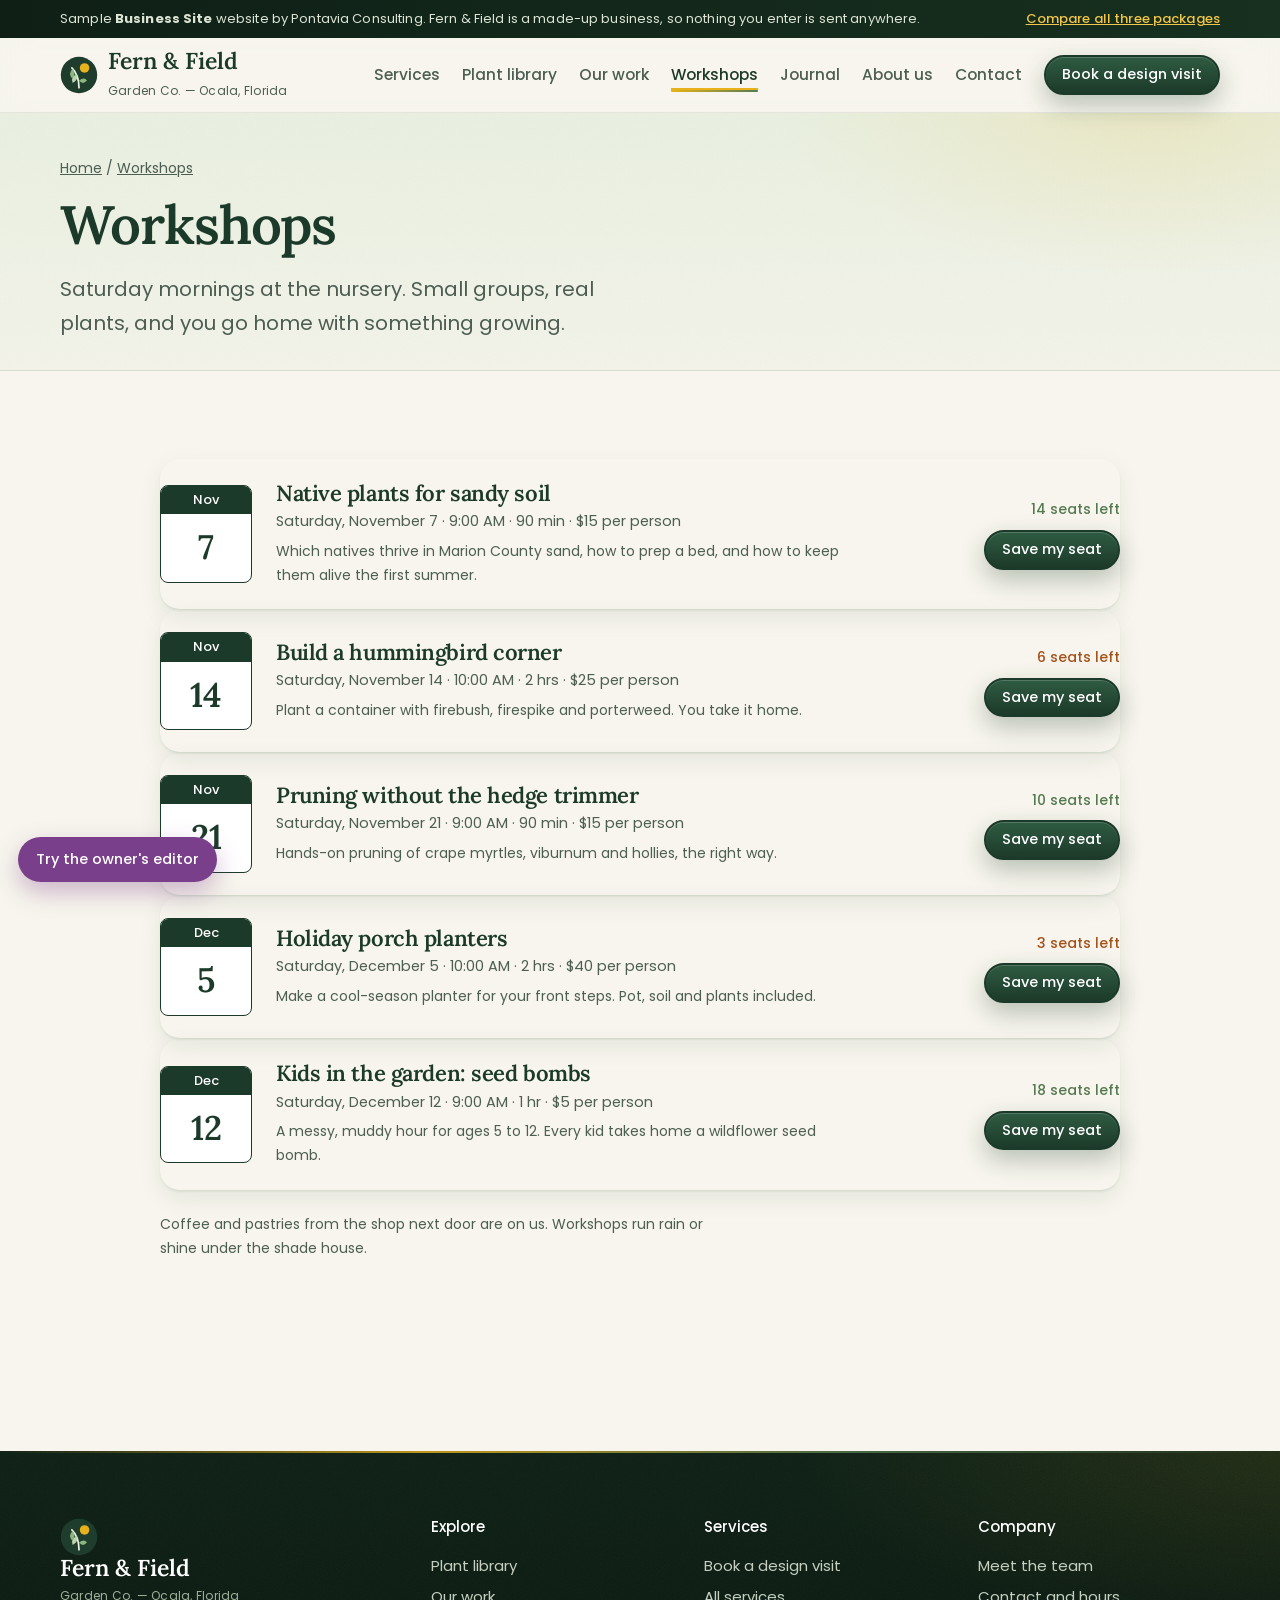
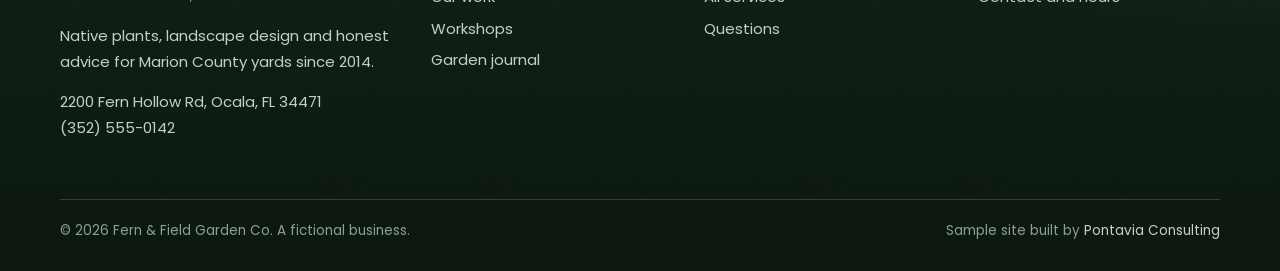
<file: workshops.html>
<!doctype html>
<html lang="en">
<head>
<meta charset="utf-8">
<meta name="viewport" content="width=device-width, initial-scale=1">
<title>Garden Workshops | Fern &amp; Field Garden Co., Ocala FL</title>
<meta name="description" content="Hands-on gardening workshops in Ocala, FL: native plants, pruning, planters and kids classes.">
<link rel="canonical" href="https://pontavia-consulting.github.io/Pontavia-Sample-Better/workshops.html">
<meta property="og:type" content="website">
<meta property="og:title" content="Garden Workshops | Fern &amp; Field Garden Co., Ocala FL">
<meta property="og:description" content="Hands-on gardening workshops in Ocala, FL: native plants, pruning, planters and kids classes.">
<meta property="og:url" content="https://pontavia-consulting.github.io/Pontavia-Sample-Better/workshops.html">
<meta name="theme-color" content="#1F3D2C">
<link rel="icon" href="assets/favicon.svg" type="image/svg+xml">
<link rel="preload" href="assets/fonts/lora.woff" as="font" type="font/woff" crossorigin>
<link rel="stylesheet" href="assets/style.css">
<link rel="stylesheet" href="assets/polish.css">
</head>
<body><div class="demo-bar"><div class="wrap"><span>Sample <b>Business Site</b> website by Pontavia Consulting. Fern &amp; Field is a made-up business, so nothing you enter is sent anywhere.</span><a href="https://pontavia-consulting.github.io/Pontavia-Samples/">Compare all three packages</a></div></div><header class="site-head"><div class="wrap">
<a class="logo" href="index.html"><svg viewBox="0 0 48 48" aria-hidden="true"><circle cx="24" cy="24" r="23" fill="#1F3D2C"/><circle cx="31" cy="15" r="6" fill="#E8B21C"/><path d="M24 40 C24 30 22 22 15 15" stroke="#EEF3E8" stroke-width="2.2" fill="none" stroke-linecap="round"/><path d="M16 16 Q 10 22 15 28 Q 21 23 16 16Z" fill="#8DB57E"/><path d="M21 23 Q 13 26 16 34 Q 24 30 21 23Z" fill="#B9D3AA"/><path d="M24 31 Q 31 26 34 31 Q 29 37 24 31Z" fill="#8DB57E"/></svg><span><b>Fern &amp; Field</b><small>Garden Co. — Ocala, Florida</small></span></a>
<nav class="nav" id="nav" aria-label="Main"><a href="services.html">Services</a><a href="plants.html">Plant library</a><a href="gallery.html">Our work</a><a href="workshops.html" aria-current="page">Workshops</a><a href="journal.html">Journal</a><a href="team.html">About us</a><a href="contact.html">Contact</a><a class="btn small" href="design.html">Book a design visit</a></nav>

<button class="menu-btn" aria-expanded="false" aria-controls="nav" aria-label="Menu"><span></span><span></span><span></span></button>
</div></header><main id="main"><section class="page-hero"><div class="wrap"><div class="crumbs"><a href="index.html">Home</a> / <a href="workshops.html">Workshops</a></div><h1>Workshops</h1><p class="lede">Saturday mornings at the nursery. Small groups, real plants, and you go home with something growing.</p></div></section>
<section class="section"><div class="wrap" style="max-width:960px"><article class="event" data-event="w1">
  <div class="cal" aria-hidden="true"><span>Nov</span><b>7</b></div>
  <div><h3>Native plants for sandy soil</h3><div class="when">Saturday, November 7 · 9:00 AM · 90 min · $15 per person</div><p class="muted small" style="margin:6px 0 0">Which natives thrive in Marion County sand, how to prep a bed, and how to keep them alive the first summer.</p></div>
  <div class="event-side"><span class="seats" data-seats>14 seats left</span><button class="btn small" type="button" data-rsvp="w1">Save my seat</button></div>
</article><article class="event" data-event="w2">
  <div class="cal" aria-hidden="true"><span>Nov</span><b>14</b></div>
  <div><h3>Build a hummingbird corner</h3><div class="when">Saturday, November 14 · 10:00 AM · 2 hrs · $25 per person</div><p class="muted small" style="margin:6px 0 0">Plant a container with firebush, firespike and porterweed. You take it home.</p></div>
  <div class="event-side"><span class="seats low" data-seats>6 seats left</span><button class="btn small" type="button" data-rsvp="w2">Save my seat</button></div>
</article><article class="event" data-event="w3">
  <div class="cal" aria-hidden="true"><span>Nov</span><b>21</b></div>
  <div><h3>Pruning without the hedge trimmer</h3><div class="when">Saturday, November 21 · 9:00 AM · 90 min · $15 per person</div><p class="muted small" style="margin:6px 0 0">Hands-on pruning of crape myrtles, viburnum and hollies, the right way.</p></div>
  <div class="event-side"><span class="seats" data-seats>10 seats left</span><button class="btn small" type="button" data-rsvp="w3">Save my seat</button></div>
</article><article class="event" data-event="w4">
  <div class="cal" aria-hidden="true"><span>Dec</span><b>5</b></div>
  <div><h3>Holiday porch planters</h3><div class="when">Saturday, December 5 · 10:00 AM · 2 hrs · $40 per person</div><p class="muted small" style="margin:6px 0 0">Make a cool-season planter for your front steps. Pot, soil and plants included.</p></div>
  <div class="event-side"><span class="seats low" data-seats>3 seats left</span><button class="btn small" type="button" data-rsvp="w4">Save my seat</button></div>
</article><article class="event" data-event="w5">
  <div class="cal" aria-hidden="true"><span>Dec</span><b>12</b></div>
  <div><h3>Kids in the garden: seed bombs</h3><div class="when">Saturday, December 12 · 9:00 AM · 1 hr · $5 per person</div><p class="muted small" style="margin:6px 0 0">A messy, muddy hour for ages 5 to 12. Every kid takes home a wildflower seed bomb.</p></div>
  <div class="event-side"><span class="seats" data-seats>18 seats left</span><button class="btn small" type="button" data-rsvp="w5">Save my seat</button></div>
</article>
<p class="muted small" style="margin-top:22px">Coffee and pastries from the shop next door are on us. Workshops run rain or shine under the shade house.</p></div></section>
<div class="modal" data-rsvp-modal hidden role="dialog" aria-modal="true" aria-labelledby="rsvp-title">
  <div class="modal-box">
    <div class="modal-head"><div><h2 id="rsvp-title" style="font-size:28px;margin:0" data-rsvp-title>Save your seat</h2><p class="muted small" data-rsvp-when style="margin:4px 0 0"></p></div><button class="icon-btn" type="button" data-close aria-label="Close">×</button></div>
    <form data-rsvp-form novalidate>
      <div class="field"><label for="r-name">Name</label><input id="r-name" name="name" required autocomplete="name"></div>
      <div class="field"><label for="r-email">Email</label><input id="r-email" name="email" type="email" required autocomplete="email"></div>
      <div class="field"><label for="r-seats">How many seats?</label><select id="r-seats" name="seats"><option>1</option><option>2</option><option>3</option><option>4</option></select></div>
      <p class="small muted" data-rsvp-total></p>
      <button class="btn" type="submit" data-rsvp-submit>Save my seat</button>
    </form>
  </div>
</div></main><footer class="site-foot"><div class="wrap">
<div class="cols">
<div><a class="logo" href="index.html"><svg viewBox="0 0 48 48" aria-hidden="true"><circle cx="24" cy="24" r="23" fill="#1F3D2C"/><circle cx="31" cy="15" r="6" fill="#E8B21C"/><path d="M24 40 C24 30 22 22 15 15" stroke="#EEF3E8" stroke-width="2.2" fill="none" stroke-linecap="round"/><path d="M16 16 Q 10 22 15 28 Q 21 23 16 16Z" fill="#8DB57E"/><path d="M21 23 Q 13 26 16 34 Q 24 30 21 23Z" fill="#B9D3AA"/><path d="M24 31 Q 31 26 34 31 Q 29 37 24 31Z" fill="#8DB57E"/></svg><span><b>Fern &amp; Field</b><small>Garden Co. — Ocala, Florida</small></span></a><p>Native plants, landscape design and honest advice for Marion County yards since 2014.</p>
<p>2200 Fern Hollow Rd, Ocala, FL 34471<br><a href="tel:+13525550142" style="display:inline">(352) 555-0142</a></p></div>
<div><h4>Explore</h4><a href="plants.html">Plant library</a><a href="gallery.html">Our work</a><a href="workshops.html">Workshops</a><a href="journal.html">Garden journal</a></div><div><h4>Services</h4><a href="design.html">Book a design visit</a><a href="services.html">All services</a><a href="faq.html">Questions</a></div><div><h4>Company</h4><a href="team.html">Meet the team</a><a href="contact.html">Contact and hours</a></div>
</div>
<div class="base"><span>© 2026 Fern &amp; Field Garden Co. A fictional business.</span><span>Sample site built by <a href="https://pontavia-consulting.github.io/Pontavia-Samples/" style="display:inline">Pontavia Consulting</a></span></div>
</div></footer><button class="edit-fab" type="button" data-edit-toggle>Try the owner's editor</button><script src="assets/art.js" defer></script>
<script src="assets/data.js" defer></script>
<script src="assets/core.js" defer></script>
<script src="assets/site.js" defer></script>
<script src="assets/polish.js" defer></script>
</body>
</html>
</file>
<file: assets/style.css>
/* Fern & Field Garden Co. — base styles shared by every package level */
@font-face { font-family: "Lora"; src: url("fonts/lora.woff") format("woff"); font-weight: 400 700; font-style: normal; font-display: swap; }
@font-face { font-family: "Lora"; src: url("fonts/lora-italic.woff") format("woff"); font-weight: 400 700; font-style: italic; font-display: swap; }
@font-face { font-family: "Poppins"; src: url("fonts/poppins-400.woff") format("woff"); font-weight: 400; font-display: swap; }
@font-face { font-family: "Poppins"; src: url("fonts/poppins-500.woff") format("woff"); font-weight: 500 600; font-display: swap; }
@font-face { font-family: "Poppins"; src: url("fonts/poppins-700.woff") format("woff"); font-weight: 700; font-display: swap; }
:root {
  --paper: #F4F6EF;
  --card: #FFFFFF;
  --ink: #17271D;
  --muted: #4D5E52;
  --oak: #1F3D2C;
  --oak-2: #2A4F3A;
  --moss: #557A50;
  --wash: #E1E9D9;
  --wash-2: #EDF2E7;
  --gold: #E8B21C;
  --gold-2: #F2C64A;
  --berry: #7A3F8A;
  --line: #D5DECF;
  --on-oak: #EEF3E8;
  --on-oak-muted: #B9C9B5;
  --display: "Lora", Georgia, serif;
  --body: "Poppins", system-ui, -apple-system, "Segoe UI", sans-serif;
  --wrap: 1160px;
  --r-lg: 22px; --r-md: 14px; --r-sm: 8px;
}
* { box-sizing: border-box; }
html { scroll-behavior: smooth; -webkit-text-size-adjust: 100%; }
body { margin: 0; background: var(--paper); color: var(--ink); font: 400 16.5px/1.7 var(--body); }
img, svg { max-width: 100%; display: block; }
a { color: var(--oak); }
a:hover { color: var(--berry); }
h1, h2, h3 { font-family: var(--display); font-weight: 600; line-height: 1.12; letter-spacing: -0.015em; margin: 0 0 .5em; color: var(--oak); }
h1 { font-size: clamp(40px, 6vw, 72px); }
h2 { font-size: clamp(30px, 3.8vw, 46px); }
h3 { font-size: 23px; }
p { margin: 0 0 1em; max-width: 64ch; }
:focus-visible { outline: 3px solid var(--gold); outline-offset: 3px; border-radius: 4px; }
.wrap { width: min(100% - 32px, var(--wrap)); margin-inline: auto; }
.lede { font-size: 20px; color: var(--muted); max-width: 46ch; }
.muted { color: var(--muted); }
.small { font-size: 14px; }
.sr { position: absolute; width: 1px; height: 1px; overflow: hidden; clip: rect(0 0 0 0); white-space: nowrap; }
[hidden] { display: none !important; }

/* Demo notice */
.demo-bar { background: var(--ink); color: #DCE5D6; font-size: 13.5px; padding: 8px 0; }
.demo-bar .wrap { display: flex; gap: 12px; justify-content: space-between; align-items: center; flex-wrap: wrap; }
.demo-bar a { color: var(--gold-2); font-weight: 600; }

/* Header */
.site-head { background: var(--paper); border-bottom: 1px solid var(--line); position: sticky; top: 0; z-index: 50; }
.site-head .wrap { display: flex; align-items: center; gap: 28px; min-height: 78px; }
.logo { display: flex; align-items: center; gap: 10px; text-decoration: none; color: var(--oak); margin-right: auto; }
.logo svg { width: 38px; height: 38px; }
.logo b { font-family: var(--display); font-weight: 600; font-size: 23px; line-height: 1; }
.logo small { display: block; font-size: 12px; color: var(--muted); margin-top: 3px; letter-spacing: .02em; }
.nav { display: flex; gap: 22px; align-items: center; }
.nav a { text-decoration: none; color: var(--muted); font-weight: 500; font-size: 15.5px; }
.nav a:hover, .nav a[aria-current="page"] { color: var(--oak); }
.nav a.btn, .nav a.btn:hover { color: #fff; text-decoration: none; }
.nav a[aria-current="page"] { text-decoration: underline; text-decoration-color: var(--gold); text-decoration-thickness: 3px; text-underline-offset: 8px; }
.menu-btn { display: none; background: none; border: 1.5px solid var(--line); border-radius: var(--r-sm); width: 46px; height: 46px; cursor: pointer; color: var(--oak); }
.menu-btn span { display: block; width: 20px; height: 2px; background: currentColor; margin: 4px auto; }

/* Buttons */
.btn { display: inline-flex; align-items: center; justify-content: center; gap: 8px; padding: 13px 22px; border-radius: 999px; border: 2px solid var(--oak); background: var(--oak); color: #fff; font: 600 16px/1.2 var(--body); text-decoration: none; cursor: pointer; white-space: nowrap; }
.btn:hover { background: var(--oak-2); border-color: var(--oak-2); color: #fff; }
.btn.gold { background: var(--gold); border-color: var(--gold); color: var(--ink); }
.btn.gold:hover { background: var(--gold-2); border-color: var(--gold-2); color: var(--ink); }
.btn.ghost { background: transparent; color: var(--oak); }
.btn.ghost:hover { background: var(--wash); color: var(--oak); }
.btn.small { padding: 9px 16px; font-size: 14.5px; }
.btn-row { display: flex; gap: 12px; flex-wrap: wrap; margin-top: 26px; }

/* Sections */
.section { padding: 88px 0; }
.section.tight { padding: 56px 0; }
.section.wash { background: var(--wash-2); }
.section.oak { background: var(--oak); color: var(--on-oak); }
.section.oak h2, .section.oak h3 { color: #fff; }
.section.oak p { color: var(--on-oak-muted); }
.section-head { display: flex; justify-content: space-between; align-items: end; gap: 24px; margin-bottom: 40px; flex-wrap: wrap; }
.section-head p { margin: 0; color: var(--muted); }

/* Page hero for inner pages */
.page-hero { padding: 44px 0 30px; border-bottom: 1px solid var(--line); background: linear-gradient(var(--wash-2), var(--paper)); }
.page-hero h1 { font-size: clamp(36px, 4.6vw, 54px); margin-bottom: .3em; }
.page-hero .lede { margin-bottom: 0; }
.crumbs { font-size: 14px; color: var(--muted); margin-bottom: 14px; }
.crumbs a { color: var(--muted); }

/* Home hero (Good) */
.hero { padding: 72px 0 80px; }
.hero .wrap { display: grid; grid-template-columns: 1.1fr .9fr; gap: 56px; align-items: center; }
.hero-art { background: var(--wash); border-radius: 200px 200px var(--r-lg) var(--r-lg); padding: 40px 30px 16px; }
.hero-art .sun { width: 80px; height: 80px; border-radius: 50%; background: var(--gold); margin: 0 0 -60px auto; }

/* Grids and cards */
.grid { display: grid; gap: 24px; }
.g2 { grid-template-columns: repeat(2, 1fr); }
.g3 { grid-template-columns: repeat(3, 1fr); }
.g4 { grid-template-columns: repeat(4, 1fr); }
.card { background: var(--card); border: 1px solid var(--line); border-radius: var(--r-md); padding: 28px; }
.card h3 { margin-bottom: .35em; }
.card p:last-child { margin-bottom: 0; }
.price { font-weight: 700; color: var(--oak); }
.svc { display: flex; flex-direction: column; }
.svc .meta { display: flex; justify-content: space-between; gap: 12px; border-top: 1px dashed var(--line); padding-top: 14px; margin-top: auto; font-size: 15px; }
.svc .meta span:last-child { color: var(--muted); }
.art-tile { background: var(--wash); border-radius: var(--r-md); padding: 18px 18px 6px; }

/* Nursery tag: price label shaped like a plant stake tag */
.tag { display: inline-block; position: relative; background: var(--gold); color: var(--ink); font-weight: 700; font-size: 14px; padding: 4px 12px 4px 18px; border-radius: 3px 6px 6px 3px; clip-path: polygon(10px 0, 100% 0, 100% 100%, 10px 100%, 0 50%); }

/* Steps (a real sequence) */
.steps { counter-reset: s; display: grid; grid-template-columns: repeat(3, 1fr); gap: 28px; }
.steps li { list-style: none; counter-increment: s; border-top: 3px solid var(--oak); padding-top: 18px; }
.steps li::before { content: counter(s); font-family: var(--display); font-size: 40px; color: var(--moss); display: block; line-height: 1; margin-bottom: 10px; }
.steps { padding: 0; margin: 0; }

/* Reviews */
.quote { font-family: var(--display); font-size: 22px; line-height: 1.35; color: var(--oak); margin: 0 0 16px; }
.who { font-size: 15px; color: var(--muted); }
.sample-note { font-size: 12.5px; color: var(--muted); margin-top: 16px; }

/* Forms */
form .field { display: flex; flex-direction: column; gap: 6px; margin-bottom: 16px; }
label { font-weight: 600; font-size: 15px; }
input, select, textarea { font: 400 16px/1.4 var(--body); color: var(--ink); background: #fff; border: 1.5px solid #C4CFBE; border-radius: var(--r-sm); padding: 12px 14px; width: 100%; }
input:focus, select:focus, textarea:focus { outline: none; border-color: var(--oak); box-shadow: 0 0 0 3px rgba(232,178,28,.45); }
textarea { min-height: 130px; resize: vertical; }
.row2 { display: grid; grid-template-columns: 1fr 1fr; gap: 16px; }
.err { color: #A3261B; font-size: 14px; }
input[aria-invalid="true"], select[aria-invalid="true"], textarea[aria-invalid="true"] { border-color: #A3261B; }
.success { background: var(--wash); border-left: 4px solid var(--moss); padding: 20px 22px; border-radius: var(--r-sm); }
.success h3 { margin-bottom: .25em; }

/* FAQ */
details { border-bottom: 1px solid var(--line); padding: 18px 0; }
details summary { cursor: pointer; font-weight: 600; font-size: 18px; list-style: none; display: flex; justify-content: space-between; gap: 16px; }
details summary::-webkit-details-marker { display: none; }
details summary::after { content: "+"; font-family: var(--display); font-size: 26px; line-height: .8; color: var(--moss); }
details[open] summary::after { content: "–"; }
details p { margin: 12px 0 0; color: var(--muted); }

/* Info list (hours, contact) */
.info dl { display: grid; grid-template-columns: auto 1fr; gap: 6px 22px; margin: 0; }
.info dt { font-weight: 600; }
.info dd { margin: 0; color: var(--muted); }

/* CTA band */
.cta-band { background: var(--oak); color: var(--on-oak); border-radius: var(--r-lg); padding: 52px; display: grid; grid-template-columns: 1fr auto; gap: 30px; align-items: center; overflow: hidden; position: relative; }
.cta-band h2 { color: #fff; margin-bottom: .2em; }
.cta-band p { color: var(--on-oak-muted); margin: 0; }

/* Footer */
.site-foot { background: var(--ink); color: #C5D0C1; padding: 64px 0 28px; margin-top: 88px; font-size: 15px; }
.site-foot .cols { display: grid; grid-template-columns: 1.4fr 1fr 1fr 1fr; gap: 32px; }
.site-foot h4 { color: #fff; font: 600 15px var(--body); margin: 0 0 12px; }
.site-foot a { color: #C5D0C1; text-decoration: none; display: block; padding: 3px 0; }
.site-foot a:hover { color: var(--gold-2); }
.site-foot .logo { color: #fff; margin-bottom: 14px; }
.site-foot .logo small { color: #9FB09A; }
.site-foot .base { border-top: 1px solid #2E4235; margin-top: 44px; padding-top: 20px; display: flex; justify-content: space-between; gap: 16px; flex-wrap: wrap; font-size: 13.5px; color: #8FA08A; }

@media (max-width: 960px) {
  .g4 { grid-template-columns: repeat(2, 1fr); }
  .g3 { grid-template-columns: repeat(2, 1fr); }
  .site-foot .cols { grid-template-columns: 1fr 1fr; }
}
@media (max-width: 860px) {
  .menu-btn { display: block; }
  .nav { display: none; position: absolute; left: 0; right: 0; top: 100%; background: var(--paper); flex-direction: column; align-items: stretch; gap: 0; padding: 8px 16px 18px; border-bottom: 1px solid var(--line); box-shadow: 0 16px 30px rgba(23,39,29,.12); }
  .nav.open { display: flex; }
  .nav a { padding: 12px 4px; font-size: 17px; }
  .nav .btn { margin-top: 8px; }
  .hero .wrap { grid-template-columns: 1fr; }
  .hero-art { max-width: 420px; }
  .steps { grid-template-columns: 1fr; }
  .cta-band { grid-template-columns: 1fr; padding: 34px 26px; }
}
@media (max-width: 620px) {
  body { font-size: 16px; }
  .logo small { display: none; }
  .logo b { font-size: 21px; }
  .site-head .wrap { gap: 10px; min-height: 66px; }
  .demo-bar { font-size: 12px; }
  .section { padding: 60px 0; }
  .g2, .g3, .g4, .row2 { grid-template-columns: 1fr; }
  .site-foot .cols { grid-template-columns: 1fr; }
  .lede { font-size: 18px; }
}
@media (prefers-reduced-motion: reduce) { *, *::before, *::after { animation: none !important; transition: none !important; scroll-behavior: auto !important; } }

/* Better and Best: richer layouts */

/* Seed-packet hero */
.packet-hero { padding: 64px 0 88px; background:
  radial-gradient(circle at 85% 20%, rgba(232,178,28,.18), transparent 40%), var(--paper); }
.packet-hero .wrap { display: grid; grid-template-columns: 1fr 440px; gap: 64px; align-items: center; }
.packet { background: #FBF7EA; border-radius: 6px; box-shadow: 0 1px 0 #E3DAC2, 0 30px 60px -28px rgba(31,61,44,.45); padding: 16px; transform: rotate(2deg); position: relative; }
.packet::before { content: ""; position: absolute; left: 0; right: 0; top: -9px; height: 18px; background: radial-gradient(circle at 9px 0, transparent 8px, #FBF7EA 8.5px) 0 0 / 18px 18px repeat-x; }
.packet-inner { border: 2px solid var(--oak); border-radius: 3px; padding: 18px 20px 20px; }
.packet-top { display: flex; justify-content: space-between; align-items: baseline; border-bottom: 2px solid var(--oak); padding-bottom: 8px; margin-bottom: 12px; font-size: 13px; color: var(--oak); font-weight: 600; }
.packet-top b { font-family: var(--display); font-weight: 600; font-size: 18px; }
.packet-art { background: var(--wash); border-radius: 3px; padding: 14px 24px 0; }
.packet h2 { font-size: 32px; margin: 14px 0 0; }
.packet .latin { font-style: italic; color: var(--muted); margin: 0 0 12px; }
.packet-facts { display: grid; grid-template-columns: repeat(3, 1fr); border-top: 1px solid #D9CFB4; padding-top: 10px; font-size: 13px; }
.packet-facts div { padding-right: 8px; }
.packet-facts span { display: block; color: var(--muted); }
.packet-facts strong { color: var(--oak); }
.packet-note { font-size: 14.5px; color: var(--muted); margin: 12px 0 0; }
.hero-proof { display: flex; gap: 28px; margin-top: 36px; flex-wrap: wrap; font-size: 15px; color: var(--muted); }
.hero-proof strong { display: block; font-family: var(--display); font-weight: 600; font-size: 28px; color: var(--oak); }

/* Hours card with live open/closed */
.hours-card { background: var(--card); border: 1px solid var(--line); border-radius: var(--r-md); padding: 24px; }
.open-pill { display: inline-flex; align-items: center; gap: 8px; font-weight: 700; font-size: 14.5px; padding: 5px 12px; border-radius: 999px; background: var(--wash); color: var(--oak); }
.open-pill::before { content: ""; width: 9px; height: 9px; border-radius: 50%; background: var(--moss); }
.open-pill.closed { background: #F4E4E1; color: #8A2A1E; }
.open-pill.closed::before { background: #C2412F; }
.hours-list { list-style: none; padding: 0; margin: 16px 0 0; font-size: 15px; }
.hours-list li { display: flex; justify-content: space-between; padding: 6px 0; border-bottom: 1px dashed var(--line); }
.hours-list li.today { font-weight: 700; color: var(--oak); }
.stars { color: var(--gold); letter-spacing: 2px; }
.map { aspect-ratio: 16/10; border-radius: var(--r-md); overflow: hidden; border: 1px solid var(--line); background: #DDE6D5; }

/* Filter chips */
.chips { display: flex; gap: 8px; flex-wrap: wrap; }
.chip { border: 1.5px solid var(--line); background: #fff; border-radius: 999px; padding: 8px 15px; font: 500 14.5px var(--body); color: var(--ink); cursor: pointer; }
.chip:hover { border-color: var(--moss); }
.chip[aria-pressed="true"] { background: var(--oak); border-color: var(--oak); color: #fff; }
.toolbar { display: flex; flex-wrap: wrap; gap: 14px; align-items: center; justify-content: space-between; margin-bottom: 28px; }
.toolbar .search { max-width: 280px; }
.count { color: var(--muted); font-size: 15px; }

/* Plant cards */
.plant-card { position: relative; background: var(--card); border: 1px solid var(--line); border-radius: var(--r-md); overflow: hidden; display: flex; flex-direction: column; text-decoration: none; color: inherit; }
.plant-card .pic { background: var(--wash); padding: 18px 26px 0; position: relative; }
.plant-card .body { padding: 18px 20px 20px; display: flex; flex-direction: column; gap: 4px; flex: 1; }
.plant-card h3 { font-size: 21px; margin: 0; }
.plant-card .latin { font-style: italic; color: var(--muted); font-size: 14.5px; }
.facts { display: flex; flex-wrap: wrap; gap: 6px; margin-top: 10px; }
.fact { font-size: 12.5px; background: var(--wash-2); border-radius: 4px; padding: 3px 8px; color: var(--oak); }
.fact.native { background: #EFE3F2; color: var(--berry); font-weight: 600; }
.plant-card .pic .tag { position: absolute; top: 14px; right: 14px; }
.empty { text-align: center; padding: 60px 20px; border: 2px dashed var(--line); border-radius: var(--r-md); grid-column: 1 / -1; }

/* Gallery */
.gallery { display: grid; grid-template-columns: repeat(3, 1fr); gap: 20px; }
.shot { border: 0; padding: 0; text-align: left; background: var(--card); border-radius: var(--r-md); overflow: hidden; cursor: zoom-in; border: 1px solid var(--line); font: inherit; color: inherit; }
.scene { display: grid; grid-template-columns: repeat(3, 1fr); align-items: end; background: linear-gradient(#DCE8D8 0 62%, #C9B998 62%); padding: 18px 10px 0; aspect-ratio: 4/3; }
.scene.dusk { background: linear-gradient(#F3D9A6 0 20%, #DCE8D8 70%, #BFAE8A 70%); }
.shot .cap { padding: 14px 18px 16px; }
.shot .cap b { display: block; font-family: var(--display); font-weight: 600; font-size: 19px; color: var(--oak); }
.shot .cap span { font-size: 14px; color: var(--muted); }
.lightbox { position: fixed; inset: 0; background: rgba(15,26,19,.86); display: grid; place-items: center; z-index: 200; padding: 20px; }
.lightbox-inner { background: var(--paper); border-radius: var(--r-lg); max-width: 760px; width: 100%; overflow: hidden; }
.lightbox .scene { aspect-ratio: 16/9; }
.lightbox-bar { display: flex; justify-content: space-between; align-items: center; padding: 16px 20px; gap: 12px; }
.icon-btn { width: 44px; height: 44px; border-radius: 50%; border: 1.5px solid var(--line); background: #fff; cursor: pointer; font-size: 20px; color: var(--oak); display: inline-grid; place-items: center; }

/* Before / after slider */
.ba { position: relative; border-radius: var(--r-lg); overflow: hidden; aspect-ratio: 16/7; background: #DCE8D8; user-select: none; border: 1px solid var(--line); }
.ba .layer { position: absolute; inset: 0; }
.ba .before { background: #DCE8D8; }
.ba .after { background: linear-gradient(#DCE8D8 0 60%, #C9B998 60%); }
.ba .house { position: absolute; left: 50%; bottom: 38%; width: 44%; transform: translateX(-50%); }
.ba .before .turf { position: absolute; left: 0; right: 0; bottom: 0; height: 40%; background: repeating-linear-gradient(90deg, #A8B65C 0 6px, #B9C56E 6px 13px); }
.ba .before .patch { position: absolute; bottom: 14%; width: 18%; height: 10%; background: #C9B37E; border-radius: 50%; }
.ba .after { clip-path: inset(0 0 0 50%); }
.ba .after .scene { position: absolute; left: 0; right: 0; bottom: 4%; aspect-ratio: auto; grid-template-columns: repeat(5, 1fr); padding: 0 20px; background: none; }
.ba input[type=range] { position: absolute; inset: 0; width: 100%; height: 100%; opacity: 0; cursor: ew-resize; margin: 0; }
.ba .handle { position: absolute; top: 0; bottom: 0; left: 50%; width: 3px; background: #fff; pointer-events: none; }
.ba .handle::after { content: "⟷"; position: absolute; top: 50%; left: 50%; transform: translate(-50%, -50%); width: 46px; height: 46px; border-radius: 50%; background: #fff; display: grid; place-items: center; color: var(--oak); font-size: 20px; box-shadow: 0 4px 16px rgba(0,0,0,.2); }
.ba .label { position: absolute; top: 14px; background: rgba(23,39,29,.78); color: #fff; font-size: 13px; padding: 4px 10px; border-radius: 4px; pointer-events: none; }

/* Workshops */
.event { display: grid; grid-template-columns: 92px 1fr auto; gap: 24px; align-items: center; padding: 22px 0; border-bottom: 1px solid var(--line); }
.cal { background: var(--card); border: 1.5px solid var(--oak); border-radius: var(--r-sm); text-align: center; overflow: hidden; }
.cal span { display: block; background: var(--oak); color: #fff; font-size: 13px; font-weight: 600; padding: 3px 0; }
.cal b { display: block; font-family: var(--display); font-weight: 600; font-size: 34px; color: var(--oak); padding: 4px 0 6px; }
.event h3 { margin: 0 0 4px; font-size: 22px; }
.event .when { font-size: 14.5px; color: var(--muted); }
.seats { font-size: 14px; font-weight: 600; color: var(--moss); }
.seats.low { color: #A5521B; }
.event-side { text-align: right; display: flex; flex-direction: column; gap: 8px; align-items: end; }

/* Modal (RSVP etc.) */
.modal { position: fixed; inset: 0; background: rgba(15,26,19,.6); display: grid; place-items: center; z-index: 200; padding: 16px; }
.modal-box { background: var(--paper); border-radius: var(--r-lg); padding: 30px; width: min(100%, 520px); max-height: 90vh; overflow: auto; }
.modal-head { display: flex; justify-content: space-between; align-items: start; gap: 16px; margin-bottom: 10px; }

/* Team */
.person { text-align: left; }
.person .portrait { background: var(--wash); border-radius: 120px 120px var(--r-md) var(--r-md); padding: 24px 30px 0; margin-bottom: 16px; }
.person h3 { margin-bottom: 2px; }
.person .role { color: var(--berry); font-weight: 600; font-size: 15px; margin-bottom: 8px; }

/* Journal */
.post { display: grid; grid-template-columns: 220px 1fr; gap: 28px; padding: 30px 0; border-bottom: 1px solid var(--line); align-items: start; }
.post .art-tile { padding: 12px 24px 0; }
.post h3 a { text-decoration: none; }
.post .when { font-size: 14px; color: var(--muted); margin-bottom: 6px; }
.post .more { display: none; }
.post.open .more { display: block; }

/* Booking stepper (a real sequence) */
.stepper { display: flex; gap: 8px; list-style: none; padding: 0; margin: 0 0 28px; counter-reset: st; }
.stepper li { flex: 1; counter-increment: st; font-size: 14px; font-weight: 600; color: var(--muted); border-top: 4px solid var(--line); padding-top: 10px; }
.stepper li::before { content: counter(st) ". "; }
.stepper li.on { color: var(--oak); border-color: var(--gold); }
.stepper li.done { color: var(--oak); border-color: var(--moss); }
.slot-grid { display: grid; grid-template-columns: repeat(auto-fill, minmax(118px, 1fr)); gap: 10px; }
.slot { border: 1.5px solid var(--line); background: #fff; border-radius: var(--r-sm); padding: 12px 8px; cursor: pointer; font: 500 15px var(--body); color: var(--ink); text-align: center; }
.slot small { display: block; color: var(--muted); font-size: 12.5px; }
.slot[aria-pressed="true"] { border-color: var(--oak); background: var(--oak); color: #fff; }
.slot[aria-pressed="true"] small { color: var(--on-oak-muted); }
.slot:disabled { opacity: .45; cursor: not-allowed; text-decoration: line-through; }
.choice-grid { display: grid; grid-template-columns: repeat(2, 1fr); gap: 12px; }
.choice { display: flex; gap: 12px; align-items: start; border: 1.5px solid var(--line); border-radius: var(--r-sm); padding: 14px 16px; background: #fff; cursor: pointer; font-weight: 400; }
.choice:has(input:checked) { border-color: var(--oak); box-shadow: inset 0 0 0 1px var(--oak); }
.choice input { width: auto; margin-top: 4px; accent-color: var(--oak); }
.choice b { display: block; }
.summary-box { background: var(--wash-2); border-radius: var(--r-md); padding: 22px; }
.summary-box dl { display: grid; grid-template-columns: auto 1fr; gap: 6px 16px; margin: 0; font-size: 15px; }
.summary-box dt { color: var(--muted); }
.summary-box dd { margin: 0; font-weight: 600; }
.upload { border: 2px dashed #C4CFBE; border-radius: var(--r-sm); padding: 20px; text-align: center; color: var(--muted); font-size: 15px; background: #fff; }

/* Content editor demo */
.edit-fab { position: fixed; left: 18px; bottom: 18px; z-index: 120; background: var(--berry); color: #fff; border: 0; border-radius: 999px; padding: 12px 18px; font: 600 14.5px var(--body); cursor: pointer; box-shadow: 0 10px 24px rgba(122,63,138,.35); }
.edit-bar { position: sticky; top: 0; z-index: 130; background: var(--berry); color: #fff; font-size: 14.5px; }
.edit-bar .wrap { display: flex; justify-content: space-between; align-items: center; gap: 12px; min-height: 52px; flex-wrap: wrap; }
.edit-bar .btn { background: #fff; color: var(--berry); border-color: #fff; }
body.editing [data-edit] { outline: 2px dashed rgba(122,63,138,.55); outline-offset: 4px; border-radius: 3px; cursor: text; }
body.editing [data-edit]:focus { outline: 2px solid var(--berry); background: rgba(122,63,138,.06); }
.toast { position: fixed; left: 50%; bottom: 24px; transform: translateX(-50%); background: var(--ink); color: #fff; padding: 12px 20px; border-radius: 999px; z-index: 300; font-size: 15px; box-shadow: 0 10px 30px rgba(0,0,0,.25); }

/* Monthly planting strip */
.month-strip { display: grid; grid-template-columns: 1fr 1.2fr; gap: 48px; align-items: center; }

@media (max-width: 960px) {
  .packet-hero .wrap { grid-template-columns: 1fr; }
  .packet { max-width: 440px; }
  .gallery { grid-template-columns: repeat(2, 1fr); }
  .month-strip { grid-template-columns: 1fr; }
}
@media (max-width: 620px) {
  .edit-fab { padding: 9px 14px; font-size: 13px; left: 12px; bottom: 12px; }
  .gallery, .choice-grid { grid-template-columns: 1fr; }
  .event { grid-template-columns: 70px 1fr; }
  .event-side { grid-column: 1 / -1; align-items: start; text-align: left; flex-direction: row; justify-content: space-between; width: 100%; }
  .post { grid-template-columns: 1fr; }
  .post .art-tile { max-width: 220px; }
  .stepper li { font-size: 0; }
  .stepper li::before { font-size: 14px; }
  .packet { transform: none; }
  .ba { aspect-ratio: 4/3; }
}

/* Phones: keep plant grids two-up */
@media (max-width: 620px) {
  .grid.g3:has(> .plant-card), .grid.g4:has(> .plant-card) { grid-template-columns: 1fr 1fr; gap: 12px; }
  .plant-card .pic { padding: 12px 14px 0; }
  .plant-card .body { padding: 12px 12px 14px; }
  .plant-card h3 { font-size: 17px; }
  .plant-card .latin { font-size: 13px; }
  .plant-card .facts .fact:not(.native) { display: none; }
  .plant-card .add { flex-direction: column; align-items: stretch; gap: 8px; }
  .plant-card .tag { font-size: 12.5px; top: 8px; right: 8px; }
  .heart { width: 32px; height: 32px; top: 8px; left: 8px; }
}
.edit-bar .btn.ghost { background: transparent; color: #fff; border-color: #fff; }
</file>
<file: assets/polish.css>
/* Fern & Field: polish layer (loaded after style.css on every page of every package).
   Dramatic hero scene, glass header, deeper cards and buttons, grain, scroll reveals.
   Everything here is progressive: without JS the pages are still complete and readable. */

:root {
  --paper: #F7F5ED;
  --wash-2: #ECF1E5;
  --oak: #1C3A29;
  --ink: #14241A;
  --ease: cubic-bezier(.2, .8, .2, 1);
  --shadow-1: 0 1px 2px rgba(20, 36, 26, .06), 0 8px 24px rgba(20, 36, 26, .07);
  --shadow-2: 0 2px 4px rgba(20, 36, 26, .08), 0 22px 50px rgba(20, 36, 26, .16);
  --grain: url("data:image/svg+xml;utf8,<svg xmlns='http://www.w3.org/2000/svg' width='160' height='160'><filter id='n'><feTurbulence type='fractalNoise' baseFrequency='.85' numOctaves='2' stitchTiles='stitch'/><feColorMatrix values='0 0 0 0 0  0 0 0 0 0  0 0 0 0 0  0 0 0 .55 0'/></filter><rect width='100%' height='100%' filter='url(%23n)' opacity='.5'/></svg>");
}
body { background: var(--paper); -webkit-font-smoothing: antialiased; text-rendering: optimizeLegibility; }
h1, h2, h3 { letter-spacing: -.02em; }
::selection { background: var(--gold-2); color: var(--ink); }

/* ---------- Demo bar and header ---------- */
.demo-bar { background: linear-gradient(90deg, #0F1F16, #17301F); font-size: 13px; letter-spacing: .01em; }
.site-head { background: rgba(247, 245, 237, .78); -webkit-backdrop-filter: blur(16px) saturate(1.4); backdrop-filter: blur(16px) saturate(1.4); border-bottom: 1px solid rgba(20, 36, 26, .08); transition: box-shadow .35s, background .35s; }
.site-head.scrolled { box-shadow: 0 10px 34px rgba(20, 36, 26, .12); background: rgba(247, 245, 237, .92); }
.site-head .wrap { min-height: 74px; transition: min-height .35s var(--ease); }
.site-head.scrolled .wrap { min-height: 62px; }
.nav a { position: relative; transition: color .25s; }
.nav a::after { content: ""; position: absolute; left: 0; right: 0; bottom: -4px; height: 2px; border-radius: 2px; background: linear-gradient(90deg, var(--gold), var(--moss)); transform: scaleX(0); transform-origin: left; transition: transform .35s var(--ease); }
.nav a:hover::after, .nav a[aria-current="page"]::after, .nav a.active::after { transform: scaleX(1); }

/* ---------- Buttons ---------- */
.btn:not(.ghost):not(.gold) { background: linear-gradient(180deg, #2F5B42 0%, #1C3A29 100%); border-color: #1C3A29; box-shadow: 0 10px 24px rgba(28, 58, 41, .28), inset 0 1px 0 rgba(255, 255, 255, .18); transition: transform .3s var(--ease), box-shadow .3s; }
.btn:not(.ghost):not(.gold):hover { transform: translateY(-2px); box-shadow: 0 16px 34px rgba(28, 58, 41, .36), inset 0 1px 0 rgba(255, 255, 255, .22); }
.btn.gold { background: linear-gradient(180deg, #F4CE58, #E8B21C); border-color: #E8B21C; color: #2A1E02; box-shadow: 0 10px 24px rgba(232, 178, 28, .3), inset 0 1px 0 rgba(255, 255, 255, .4); transition: transform .3s var(--ease), box-shadow .3s; }
.btn.gold:hover { transform: translateY(-2px); box-shadow: 0 16px 34px rgba(232, 178, 28, .42); }
.btn.ghost { transition: transform .3s var(--ease), background .25s, color .25s; }
.btn.ghost:hover { transform: translateY(-2px); }

/* ---------- Sections ---------- */
.section.wash { position: relative; background: linear-gradient(180deg, #EFF3E9 0%, #E6EEDF 100%); }
.section.wash::after { content: ""; position: absolute; inset: 0; background: var(--grain); opacity: .06; mix-blend-mode: multiply; pointer-events: none; }
.section-head h2 { position: relative; }
.section-head h2::before { content: ""; display: block; width: 44px; height: 3px; border-radius: 3px; margin-bottom: 18px; background: linear-gradient(90deg, var(--gold), var(--moss)); }
.card { border-radius: 18px; border-color: rgba(20, 36, 26, .08); box-shadow: var(--shadow-1); transition: transform .4s var(--ease), box-shadow .4s; }
.card:hover { transform: translateY(-5px); box-shadow: var(--shadow-2); }
.plant-card { border-radius: 20px; border-color: rgba(20, 36, 26, .08); box-shadow: var(--shadow-1); transition: transform .45s var(--ease), box-shadow .45s; }
.plant-card:hover { transform: translateY(-7px); box-shadow: var(--shadow-2); }
.plant-card .pic { background: radial-gradient(120% 90% at 50% 18%, #FBFCF6 0%, #E6EEDC 55%, #D6E3C8 100%); overflow: hidden; }
.plant-card .pic .art svg { transition: transform .7s var(--ease); transform-origin: 50% 90%; }
.plant-card:hover .pic .art svg { transform: scale(1.07) translateY(-2px); }
.plant-card h3, .card h3 { letter-spacing: -.01em; }
.event, .hours-card, .zip-check, .ba, .map { border-radius: 20px; box-shadow: var(--shadow-1); }
.reward-card, .cta-band { background: var(--grain), radial-gradient(700px 360px at 100% 0%, rgba(232, 178, 28, .22), transparent 60%), linear-gradient(135deg, #1C3A29 0%, #14291D 100%); background-blend-mode: soft-light, normal, normal; box-shadow: 0 30px 70px rgba(20, 36, 26, .28); }
.quote { font-family: var(--display); }

/* ---------- Dramatic hero scene ---------- */
.hero, .packet-hero { position: relative; isolation: isolate; overflow: hidden; border-radius: 0 0 50% 50% / 0 0 54px 54px; color: #EEF3E8; padding: 96px 0 190px;
  background:
    radial-gradient(520px 420px at var(--mx, 78%) var(--my, 22%), rgba(247, 214, 130, .30), transparent 62%),
    radial-gradient(820px 520px at 84% 12%, rgba(240, 196, 100, .30), transparent 62%),
    radial-gradient(700px 520px at 4% 100%, rgba(80, 160, 110, .20), transparent 62%),
    linear-gradient(180deg, #0E2016 0%, #15301F 52%, #1D3C2A 100%); }
.hero::before, .packet-hero::before { content: ""; position: absolute; inset: 0; z-index: -1; background: var(--grain); mix-blend-mode: soft-light; opacity: .55; pointer-events: none; }
.hero .wrap, .packet-hero .wrap { position: relative; z-index: 3; }
.hero h1, .packet-hero h1 { color: #FBF8EE; font-size: clamp(42px, 6.4vw, 82px); line-height: 1.03; letter-spacing: -.03em; text-shadow: 0 2px 30px rgba(0, 0, 0, .25); }
.hero h1 em, .packet-hero h1 em { font-style: italic; color: var(--gold-2); }
.hero .lede, .packet-hero .lede { color: #C9D8C5; font-size: clamp(17px, 2vw, 21px); }
.hero .muted, .packet-hero .muted, .hero .small, .packet-hero .months-label { color: #AFC3AC; }
.hero .btn.ghost, .packet-hero .btn.ghost { color: #F4F1E4; border-color: rgba(244, 241, 228, .5); background: rgba(255, 255, 255, .05); -webkit-backdrop-filter: blur(6px); backdrop-filter: blur(6px); }
.hero .btn.ghost:hover, .packet-hero .btn.ghost:hover { background: #F4F1E4; color: var(--oak); }
.hero .btn:not(.ghost):not(.gold), .packet-hero .btn:not(.ghost):not(.gold) { background: linear-gradient(180deg, #F4CE58, #E8B21C); border-color: #E8B21C; color: #2A1E02; box-shadow: 0 12px 30px rgba(232, 178, 28, .35), inset 0 1px 0 rgba(255, 255, 255, .45); }
.packet-hero .months button { background: rgba(255, 255, 255, .07); color: #DDE8D8; border-color: rgba(255, 255, 255, .22); }
.packet-hero .months button[aria-pressed="true"] { background: var(--gold); color: #2A1E02; border-color: var(--gold); }
.packet-hero .hero-proof, .hero .hero-proof { color: #B9CBB5; }
.packet-hero .hero-proof strong, .hero .hero-proof strong { color: #FBF8EE; }
.hero-art { background: radial-gradient(90% 70% at 50% 22%, rgba(255, 244, 204, .55), rgba(255, 244, 204, 0) 70%), linear-gradient(180deg, #E9F0DD 0%, #CFDFC0 100%); box-shadow: 0 40px 80px rgba(0, 0, 0, .4), inset 0 0 0 1px rgba(255, 255, 255, .5); }
.hero-art .sun { background: radial-gradient(circle at 35% 30%, #FFE79A, #E8B21C 70%); box-shadow: 0 0 60px 20px rgba(247, 214, 130, .55); }
.packet { filter: drop-shadow(0 40px 60px rgba(0, 0, 0, .45)); }
.hero-scene { position: absolute; left: 0; right: 0; bottom: -1px; height: 260px; z-index: 1; pointer-events: none; }
.hero-scene svg { position: absolute; left: -4%; width: 108%; bottom: 0; height: 100%; will-change: transform; }
.hero-pollen { position: absolute; inset: 0; z-index: 2; pointer-events: none; width: 100%; height: 100%; }
.hero::after, .packet-hero::after { content: ""; position: absolute; left: 0; right: 0; bottom: -1px; height: 46px; z-index: 2; background: var(--paper); -webkit-mask: radial-gradient(60px 46px at 50% 100%, #000 98%, transparent) 0 0 / 120px 100% repeat-x; mask: radial-gradient(60px 46px at 50% 100%, #000 98%, transparent) 0 0 / 120px 100% repeat-x; opacity: 0; }

/* page title bands on inner pages */
.page-head, .page-hero { position: relative; background: radial-gradient(600px 260px at 90% 0%, rgba(232, 178, 28, .14), transparent 62%), linear-gradient(180deg, #EAF1E2, #F4F4EA); }
.page-head::after, .page-hero::after { content: ""; position: absolute; inset: 0; background: var(--grain); opacity: .05; mix-blend-mode: multiply; pointer-events: none; }

/* ---------- Footer ---------- */
.site-foot { position: relative; background: var(--grain), radial-gradient(800px 300px at 100% 0%, rgba(232, 178, 28, .10), transparent 60%), linear-gradient(180deg, #14281C, #0D1A12); background-blend-mode: soft-light, normal, normal; }
.site-foot::before { content: ""; position: absolute; top: 0; left: 0; right: 0; height: 2px; background: linear-gradient(90deg, transparent, var(--gold), var(--moss), transparent); opacity: .8; }

/* ---------- Reveals ---------- */
.pf .pf-in { opacity: 0; transform: translate3d(0, 30px, 0); transition: opacity .9s var(--ease), transform .9s var(--ease); transition-delay: var(--d, 0s); }
.pf .pf-in.pf-show { opacity: 1; transform: none; }
.hero .wrap > *, .packet-hero .wrap > * { animation: pf-rise 1s var(--ease) both; }
.hero .wrap > :nth-child(2), .packet-hero .wrap > :nth-child(2) { animation-delay: .18s; }
@keyframes pf-rise { from { opacity: 0; transform: translate3d(0, 34px, 0); filter: blur(6px); } to { opacity: 1; transform: none; filter: none; } }

@media (max-width: 860px) { .hero, .packet-hero { padding: 56px 0 150px; } .hero-scene { height: 190px; } }
@media (prefers-reduced-motion: reduce) {
  .hero .wrap > *, .packet-hero .wrap > * { animation: none !important; }
  .pf .pf-in { opacity: 1 !important; transform: none !important; }
  .plant-card .pic .art svg { transition: none !important; }
}

.packet .btn.ghost { color: var(--oak); border-color: var(--oak); background: transparent; -webkit-backdrop-filter: none; backdrop-filter: none; }
.packet .btn.ghost:hover { background: var(--oak); color: #fff; }
</file>
